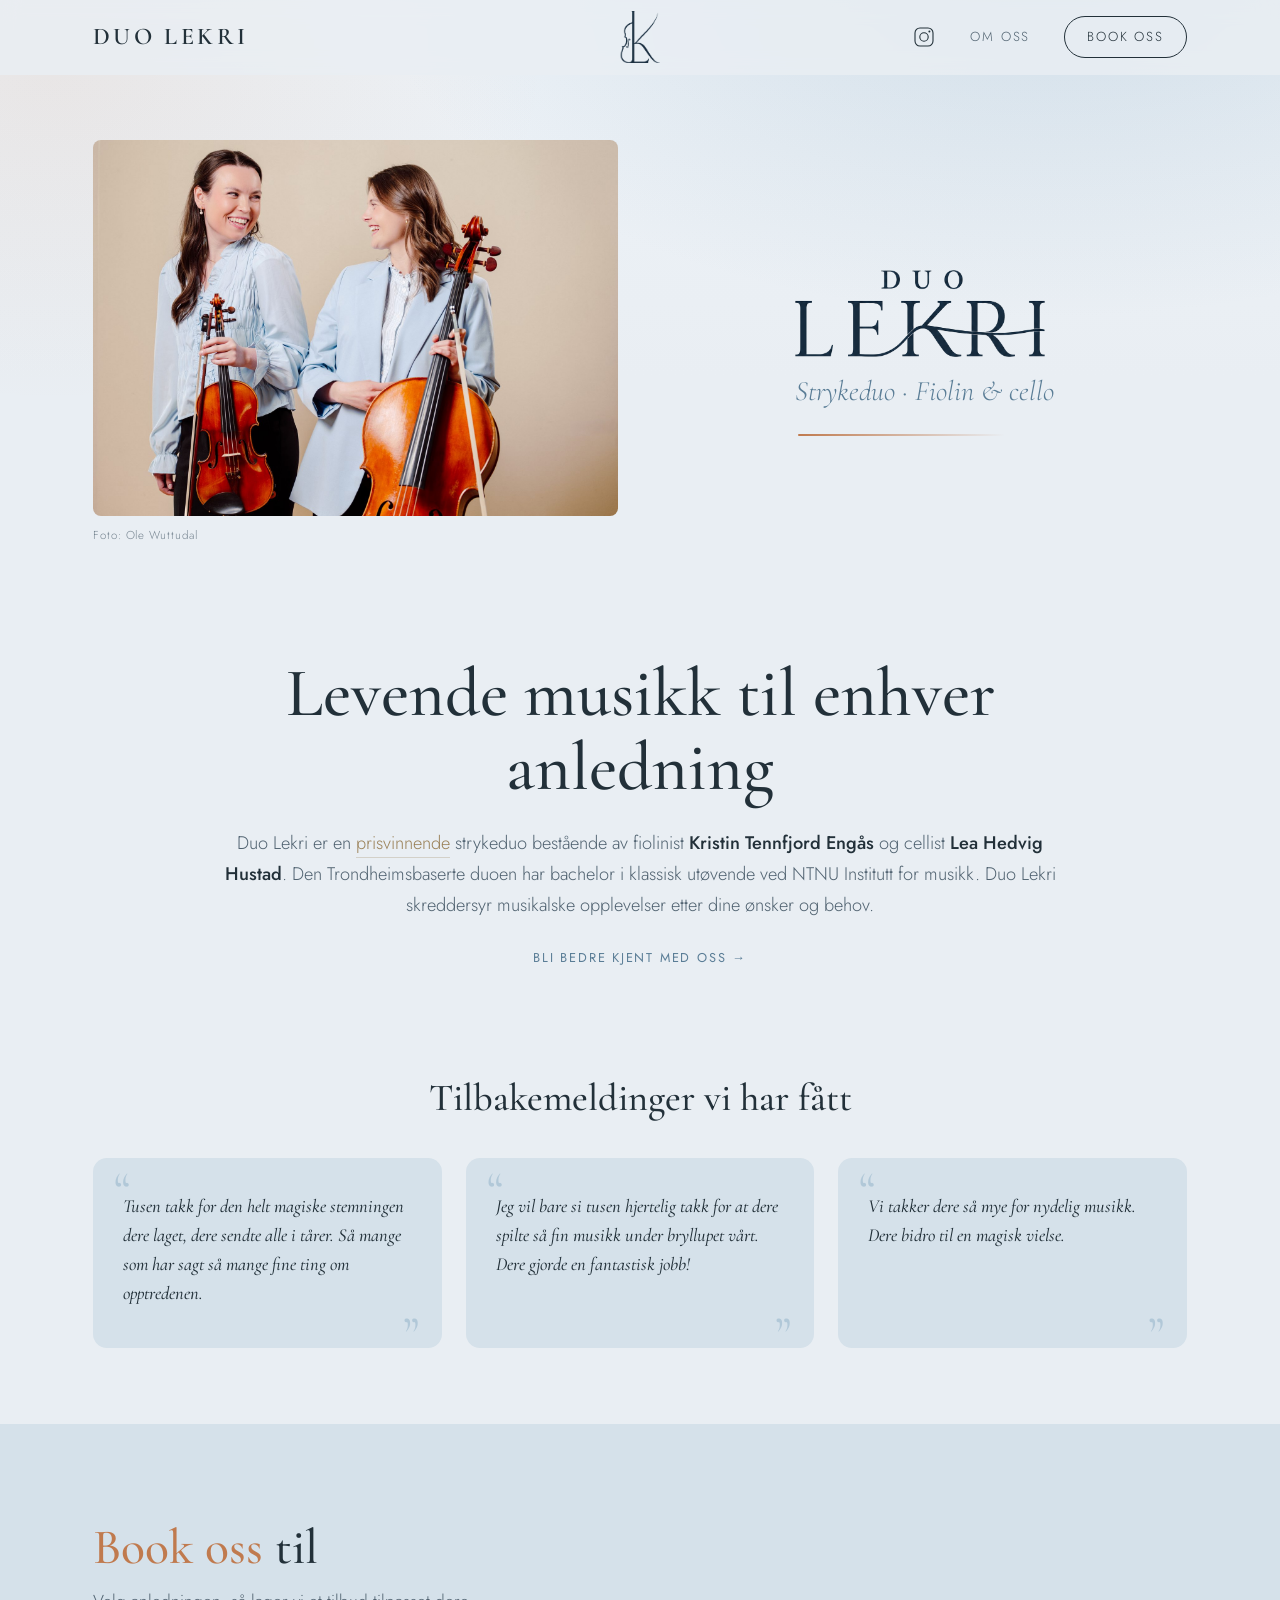
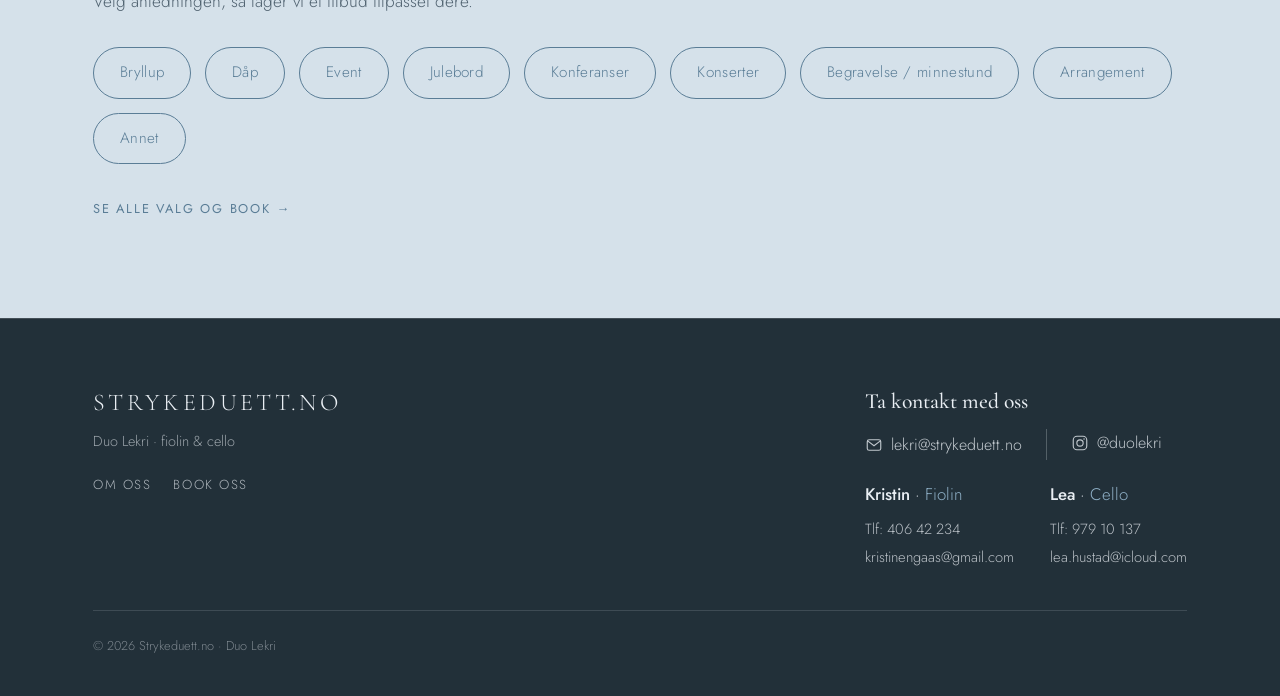
<file: index.html>
<!DOCTYPE html>
<html lang="no">
<head>
<meta charset="UTF-8" />
<meta name="viewport" content="width=device-width, initial-scale=1.0" />
<title>Duo Lekri — prisvinnende strykeduo til bryllup, dåp og arrangement i Trondheim</title>
<meta name="description" content="Duo Lekri er en prisvinnende strykeduo med fiolin og cello, med base i Trondheim. Vinner av NTNU Kammerpris 2026. Vi spiller levende musikk til bryllup, dåp, seremoni, konsert og arrangement." />
<link rel="canonical" href="https://strykeduett.no/" />
<meta property="og:type" content="website" />
<meta property="og:site_name" content="Duo Lekri" />
<meta property="og:locale" content="nb_NO" />
<meta property="og:title" content="Duo Lekri — prisvinnende strykeduo til bryllup, dåp og arrangement" />
<meta property="og:description" content="Profesjonell strykeduo med fiolin og cello, med base i Trondheim. Levende musikk til bryllup, dåp, seremoni, konsert og arrangement." />
<meta property="og:url" content="https://strykeduett.no/" />
<meta property="og:image" content="https://strykeduett.no/delingsbilde.jpg" />
<meta property="og:image:width" content="1200" />
<meta property="og:image:height" content="630" />
<meta name="twitter:card" content="summary_large_image" />
<script type="application/ld+json">
{
  "@context": "https://schema.org",
  "@type": "MusicGroup",
  "name": "Duo Lekri",
  "alternateName": "Strykeduett.no",
  "url": "https://strykeduett.no/",
  "image": "https://strykeduett.no/delingsbilde.jpg",
  "logo": "https://strykeduett.no/Logo/monogram.png",
  "email": "lekri@strykeduett.no",
  "sameAs": ["https://www.instagram.com/duolekri/"],
  "description": "Prisvinnende strykeduo med fiolin og cello, med base i Trondheim. Vinner av NTNU Kammerpris 2026. Spiller til bryllup, dåp, seremoni, konsert og arrangement.",
  "genre": ["Klassisk musikk", "Kammermusikk"],
  "award": "NTNU Kammerpris 2026",
  "foundingDate": "2022",
  "areaServed": { "@type": "Country", "name": "Norge" },
  "address": { "@type": "PostalAddress", "addressLocality": "Trondheim", "addressCountry": "NO" },
  "member": [
    { "@type": "Person", "name": "Kristin Tennfjord Engås", "jobTitle": "Fiolinist" },
    { "@type": "Person", "name": "Lea Hedvig Hustad", "jobTitle": "Cellist" }
  ]
}
</script>
<link rel="preconnect" href="https://fonts.googleapis.com" />
<link rel="preconnect" href="https://fonts.gstatic.com" crossorigin />
<link href="https://fonts.googleapis.com/css2?family=Cormorant+Garamond:ital,wght@0,300..700;1,300..700&family=Jost:wght@300;400;500&display=swap" rel="stylesheet" />
<link rel="stylesheet" href="stil.css?v=12" />
<meta name="theme-color" content="#eaeff4" />
<link rel="icon" href="/favicon.ico" sizes="any" />
<link rel="icon" type="image/png" sizes="48x48" href="/favicon-48.png" />
<link rel="icon" type="image/png" sizes="96x96" href="/favicon-96.png" />
<link rel="icon" type="image/png" sizes="192x192" href="/favicon-192.png" />
<link rel="apple-touch-icon" href="/favicon-180.png" />
</head>
<body data-side="hjem">

<!-- Meny bygges automatisk av felles.js -->
<div id="site-nav"></div>

<!-- ============ HERO (bilde venstre, navn høyre) ============ -->
<section class="hero" id="hjem">
  <div class="wrap">
   <div class="hero-frame reveal">
    <div class="hero-grid">
    <div class="hero-photo">
      <div class="photo-frame">
        <!-- BILDE: filen heter Strykeduett.JPG og ligger i samme mappe. -->
        <img src="hero-duo.jpg" alt="Duo Lekri — fiolin og cello" width="1800" height="1200"
             onerror="this.style.display='none';this.nextElementSibling.style.display='flex';" />
        <div class="photo-fallback" style="display:none;">
          <svg width="46" height="46" viewBox="0 0 24 24" fill="none" stroke="currentColor" stroke-width="1.3"><path d="M9 18V5l12-2v13"/><circle cx="6" cy="18" r="3"/><circle cx="18" cy="16" r="3"/></svg>
          <strong style="font-family:'Cormorant Garamond',serif;font-size:1.4rem;color:var(--ink);">Bildet ditt her</strong>
          <small>Legg en fil kalt «Strykeduett.JPG» i mappen</small>
        </div>
      </div>
      <p class="foto-kreditt">Foto: Ole Wuttudal</p>
    </div>

    <div class="hero-title">
      <div class="hero-wordmark">
        <h1 class="visually-hidden">Duo Lekri</h1>
        <img src="Logo/skrift.png" class="hero-skrift" alt="Duo Lekri" />
        <p class="duo-sub">Strykeduo · Fiolin &amp; cello</p>
      </div>
    </div>
    </div><!-- /hero-grid -->
   </div><!-- /hero-frame -->
  </div>
</section>

<!-- ============ TAGLINE + INTRO + OM OSS ============ -->
<section class="intro">
  <div class="wrap center-head reveal">
    <h2 class="big-headline">Levende musikk til enhver anledning</h2>
    <p class="intro-text">Duo Lekri er en <a href="om-oss.html#kammerpris" class="pris-lenke" title="Vinner av NTNU Kammerpris 2026">prisvinnende</a> strykeduo bestående av fiolinist <strong>Kristin Tennfjord Engås</strong> og cellist <strong>Lea Hedvig Hustad</strong>. Den Trondheimsbaserte duoen har bachelor i klassisk utøvende ved NTNU Institutt for musikk. Duo Lekri skreddersyr musikalske opplevelser etter dine ønsker og behov.</p>
    <a href="om-oss.html" class="arrow-link intro-about-link">Bli bedre kjent med oss →</a>
  </div>
</section>

<!-- ============ TILBAKEMELDINGER ============ -->
<section class="sitater-seksjon">
  <div class="wrap reveal">
    <h2 class="sitat-head">Tilbakemeldinger vi har fått</h2>
    <div class="sitat-grid">
      <blockquote class="sitat">
        <p>Tusen takk for den helt magiske stemningen dere laget, dere sendte alle i tårer. Så mange som har sagt så mange fine ting om opptredenen.</p>
      </blockquote>
      <blockquote class="sitat">
        <p>Jeg vil bare si tusen hjertelig takk for at dere spilte så fin musikk under bryllupet vårt. Dere gjorde en fantastisk jobb!</p>
      </blockquote>
      <blockquote class="sitat">
        <p>Vi takker dere så mye for nydelig musikk. Dere bidro til en magisk vielse.</p>
      </blockquote>
    </div>
  </div>
</section>

<section class="alt">
  <div class="wrap reveal">
    <h2 class="book-heading"><span class="accent">Book oss</span> til</h2>
    <p class="book-intro">Velg anledningen, så lager vi et tilbud tilpasset dere.</p>
    <div class="occasion-picker">
      <a href="book-oss.html?anledning=Bryllup" class="occ-btn">Bryllup</a>
      <a href="book-oss.html?anledning=D%C3%A5p" class="occ-btn">Dåp</a>
      <a href="book-oss.html?anledning=Event" class="occ-btn">Event</a>
      <a href="book-oss.html?anledning=Julebord" class="occ-btn">Julebord</a>
      <a href="book-oss.html?anledning=Konferanse" class="occ-btn">Konferanser</a>
      <a href="book-oss.html?anledning=Konsert" class="occ-btn">Konserter</a>
      <a href="book-oss.html?anledning=Begravelse%20%2F%20minnestund" class="occ-btn">Begravelse / minnestund</a>
      <a href="book-oss.html?anledning=Arrangement" class="occ-btn">Arrangement</a>
      <a href="book-oss.html?anledning=Annet" class="occ-btn">Annet</a>
    </div>
    <div style="margin-top:30px;">
      <a href="book-oss.html" class="arrow-link">Se alle valg og book →</a>
    </div>
  </div>
</section>

<!-- Footer bygges automatisk av felles.js -->
<div id="site-footer"></div>
<script src="felles.js?v=3"></script>
</body>
</html>
</file>
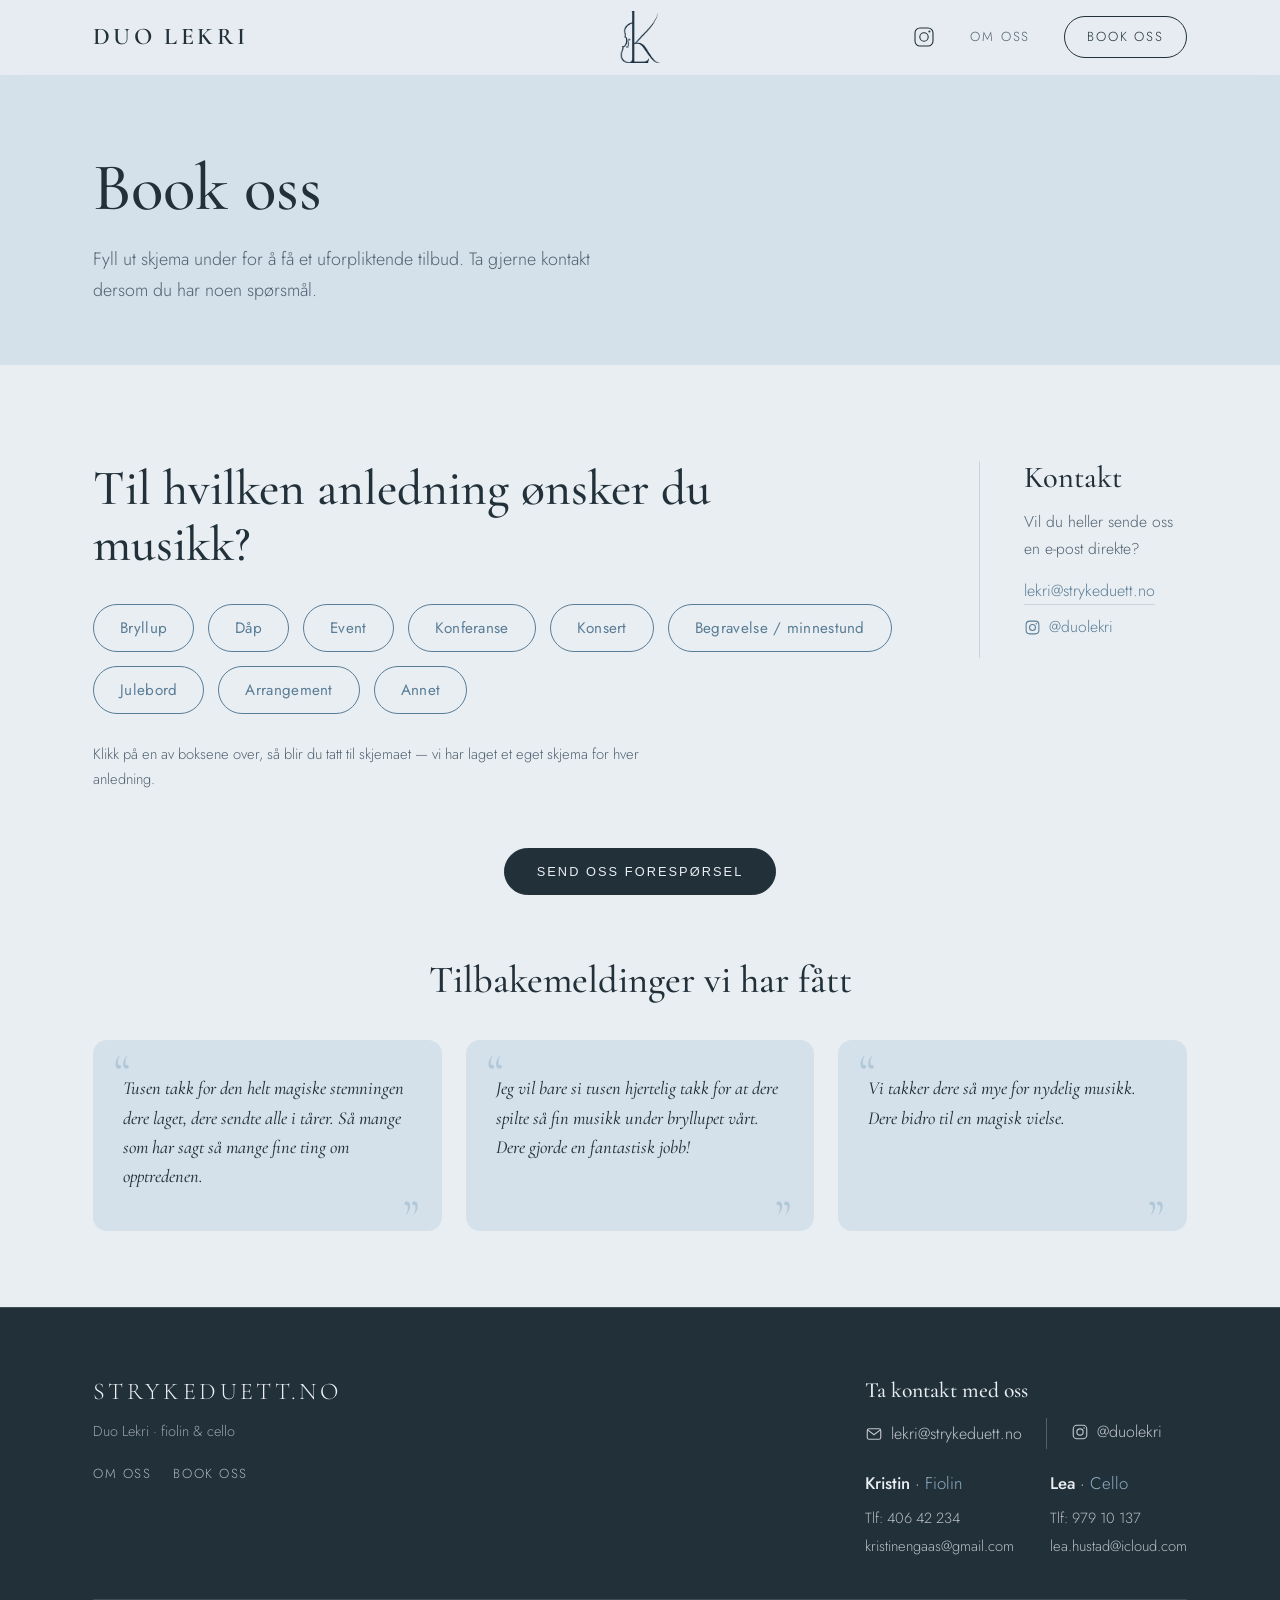
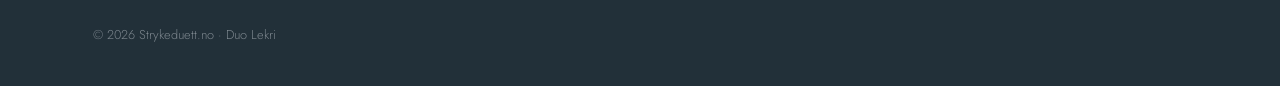
<file: anledninger.html>
<!DOCTYPE html>
<html lang="no">
<head>
<meta charset="UTF-8" />
<meta http-equiv="refresh" content="0; url=book-oss.html" />
<title>Book oss — Duo Lekri</title>
<link rel="canonical" href="book-oss.html" />
</head>
<body>
<p>Denne siden har flyttet. <a href="book-oss.html">Gå til Book oss</a>.</p>
<script>location.replace('book-oss.html');</script>
</body>
</html>
</file>
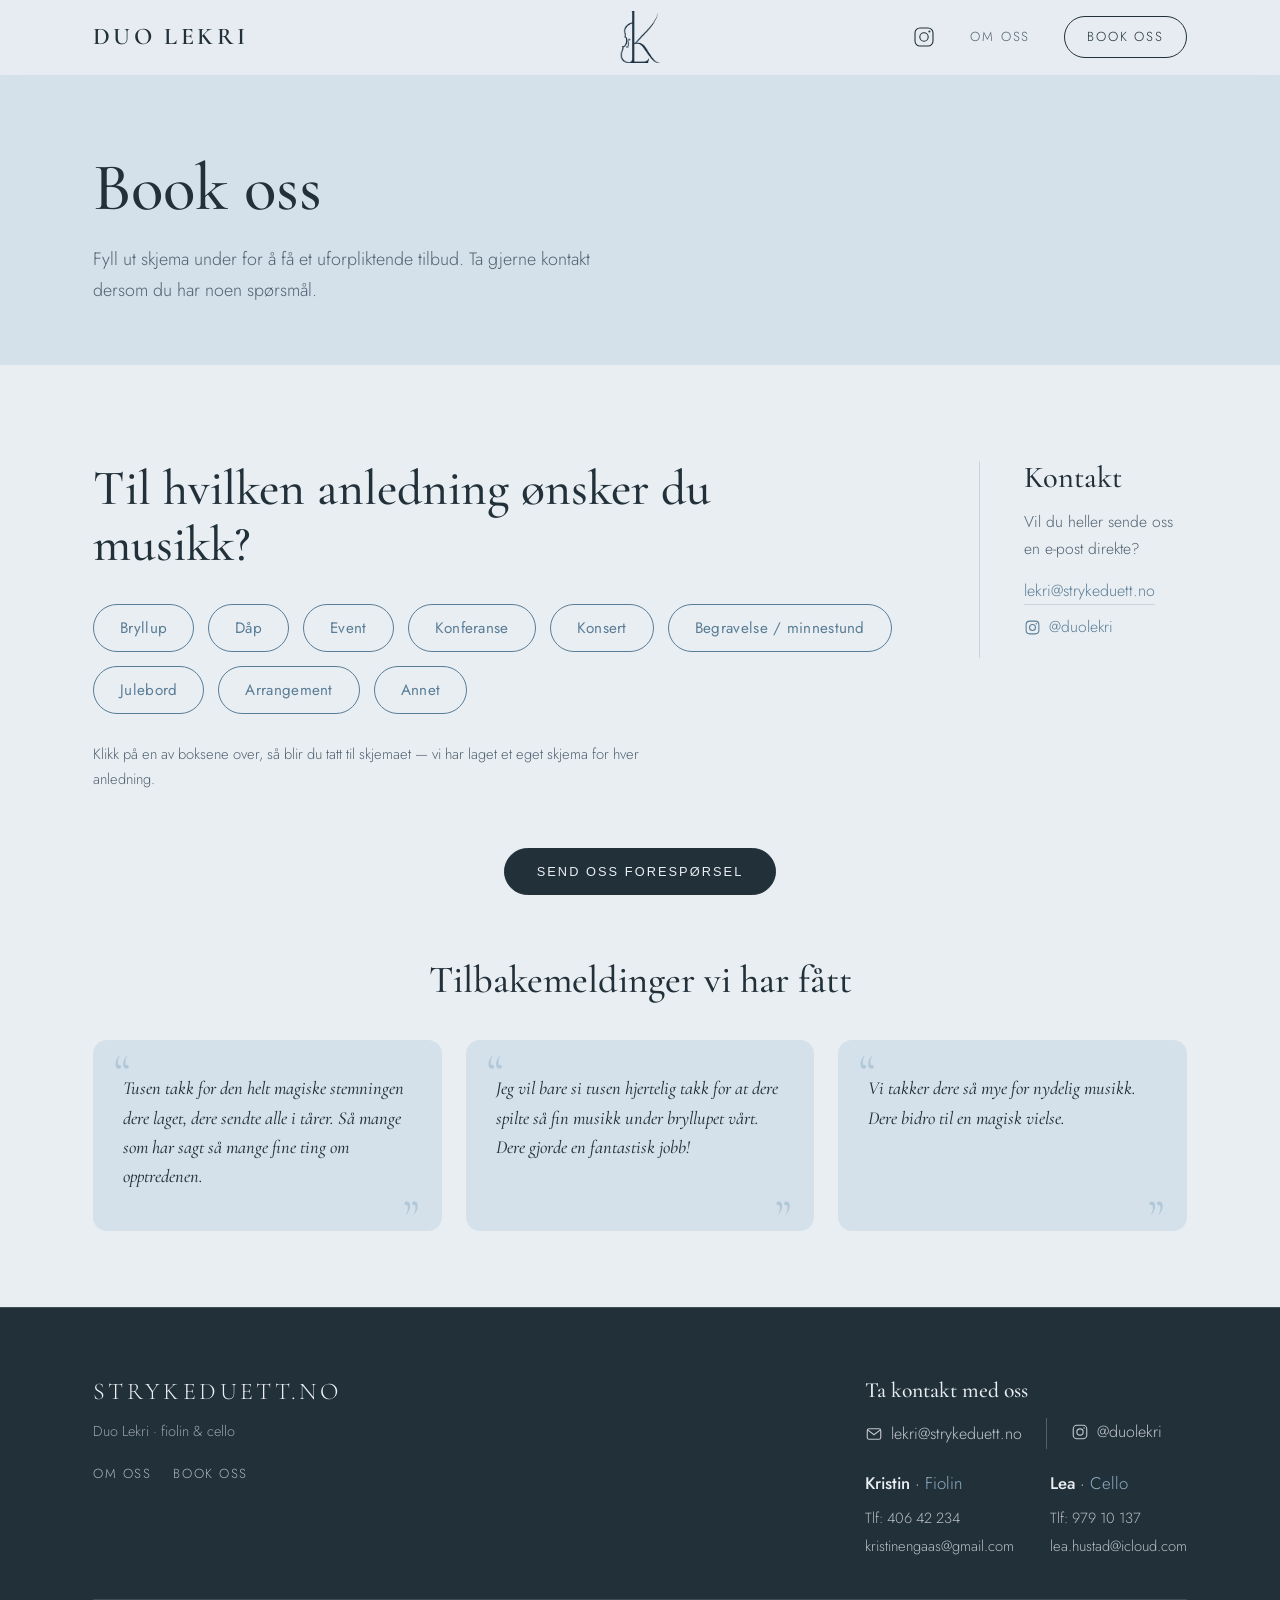
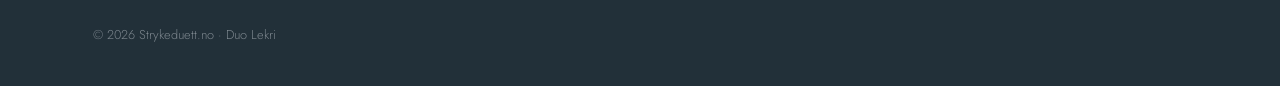
<file: book-oss.html>
<!DOCTYPE html>
<html lang="no">
<head>
<meta charset="UTF-8" />
<meta name="viewport" content="width=device-width, initial-scale=1.0" />
<title>Book oss — musikk til bryllup, dåp og arrangement | Duo Lekri</title>
<meta name="description" content="Book strykeduo til bryllup, dåp, begravelse, konsert, julebord eller arrangement. Velg anledning og få et uforpliktende tilbud fra Duo Lekri i Trondheim." />
<link rel="canonical" href="https://strykeduett.no/book-oss.html" />
<meta property="og:type" content="website" />
<meta property="og:site_name" content="Duo Lekri" />
<meta property="og:locale" content="nb_NO" />
<meta property="og:title" content="Book oss — Duo Lekri" />
<meta property="og:description" content="Book strykeduo til bryllup, dåp, seremoni, konsert eller arrangement. Uforpliktende tilbud." />
<meta property="og:url" content="https://strykeduett.no/book-oss.html" />
<meta property="og:image" content="https://strykeduett.no/delingsbilde.jpg" />
<meta property="og:image:width" content="1200" />
<meta property="og:image:height" content="630" />
<meta name="twitter:card" content="summary_large_image" />
<link rel="preconnect" href="https://fonts.googleapis.com" />
<link rel="preconnect" href="https://fonts.gstatic.com" crossorigin />
<link href="https://fonts.googleapis.com/css2?family=Cormorant+Garamond:ital,wght@0,300..700;1,300..700&family=Jost:wght@300;400;500&display=swap" rel="stylesheet" />
<link rel="stylesheet" href="stil.css?v=12" />
<meta name="theme-color" content="#e9eef3" />
<link rel="icon" href="/favicon.ico" sizes="any" />
<link rel="icon" type="image/png" sizes="48x48" href="/favicon-48.png" />
<link rel="icon" type="image/png" sizes="96x96" href="/favicon-96.png" />
<link rel="icon" type="image/png" sizes="192x192" href="/favicon-192.png" />
<link rel="apple-touch-icon" href="/favicon-180.png" />
</head>
<body data-side="book">

<div id="site-nav"></div>

<!-- ============ SIDETOPP ============ -->
<section class="page-hero">
  <div class="wrap reveal">
    <h1>Book oss</h1>
    <p class="kun-desktop">Fyll ut skjema under for å få et uforpliktende tilbud. Ta gjerne kontakt dersom du har noen spørsmål.</p>
    <p class="kun-mobil">Fyll ut skjema under for å få et uforpliktende tilbud. Om ønskelig kan du også bruke e-post ved innsending.</p>
    <div class="hero-epost">
      <p>Ta gjerne kontakt ved spørsmål.</p>
      <a class="js-epost" href="mailto:lekri@strykeduett.no">lekri@strykeduett.no</a>
      <p class="insta-linje"><a class="js-instagram" href="https://www.instagram.com/duolekri/">@duolekri</a></p>
    </div>
  </div>
</section>

<!-- ============ VELG ANLEDNING ============ -->
<section>
  <div class="wrap">
    <div class="anledning-layout">

      <!-- Venstre: anledningsvalg -->
      <div class="anledning-main">
        <div class="section-head reveal" style="margin-bottom:32px;">
          <h2>Til hvilken anledning ønsker du musikk?</h2>
        </div>
        <div class="occasion-picker reveal" id="occasionPicker">
          <button type="button" class="occ-btn" data-occ="Bryllup">Bryllup</button>
          <button type="button" class="occ-btn" data-occ="Dåp">Dåp</button>
          <button type="button" class="occ-btn" data-occ="Event">Event</button>
          <button type="button" class="occ-btn" data-occ="Konferanse">Konferanse</button>
          <button type="button" class="occ-btn" data-occ="Konsert">Konsert</button>
          <button type="button" class="occ-btn" data-occ="Begravelse / minnestund">Begravelse / minnestund</button>
          <button type="button" class="occ-btn" data-occ="Julebord">Julebord</button>
          <button type="button" class="occ-btn" data-occ="Arrangement">Arrangement</button>
          <button type="button" class="occ-btn" data-occ="Annet">Annet</button>
        </div>
        <p class="anledning-note reveal">Klikk på en av boksene over, så blir du tatt til skjemaet — vi har laget et eget skjema for hver anledning.</p>
      </div>

      <!-- Høyre: ta kontakt direkte -->
      <aside class="kontakt-side reveal">
        <h3>Kontakt</h3>
        <p>Vil du heller sende oss en e-post direkte?</p>
        <a id="side-epost" class="js-epost" href="mailto:lekri@strykeduett.no">lekri@strykeduett.no</a>
        <p class="insta-linje"><a class="js-instagram" href="https://www.instagram.com/duolekri/">@duolekri</a></p>
      </aside>

    </div>
  </div>
</section>

<!-- ============ SKJEMA (vises når anledning er valgt) ============ -->
<section class="alt" id="bookingSection" hidden>
  <div class="wrap">
    <div class="section-head" style="margin-bottom:36px;">
      <p class="eyebrow">Forespørsel</p>
      <h2 id="bookingHeading">Book oss</h2>
      <p>Fyll ut det du kan, så tar vi kontakt med et tilbud. Alt er uforpliktende.</p>
    </div>

    <div class="booking-layout">
      <!-- ====================================================================
           BOOKINGSKJEMA
           For at skjemaet skal sende e-post til deg, lag en gratis konto på
           https://formspree.io , opprett et skjema, og lim inn din adresse
           i action-feltet under (bytt ut "dinID").
           ==================================================================== -->
      <form class="reveal" action="https://formspree.io/f/xnjeyngq" method="POST" id="bookingForm" novalidate>
        <div class="field">
          <label for="anledning">Anledning</label>
          <select id="anledning" name="Anledning">
            <option value="" disabled selected>Velg anledning …</option>
            <option>Bryllup</option>
            <option>Dåp</option>
            <option>Event</option>
            <option>Konferanse</option>
            <option>Konsert</option>
            <option>Begravelse / minnestund</option>
            <option>Julebord</option>
            <option>Arrangement</option>
            <option>Annet</option>
          </select>
        </div>

        <!-- Resten av skjemaet bygges automatisk ut fra valgt anledning (styres i skjema.js) -->
        <div id="formFields"></div>

        <button type="submit" class="btn btn-solid">Send forespørsel</button>
        <p id="formNote" style="font-size:.85rem;color:var(--blue-deep);display:none;"></p>
      </form>

      <!-- Info ved siden av skjemaet -->
      <aside class="repertoire-info reveal">
        <p class="eyebrow">Musikken</p>
        <h3>Tilpasset anledningen</h3>
        <p>Vi spiller et bredt repertoar og skreddersyr musikken til nettopp deres anledning.</p>
        <p>Har dere ønsker om spesielle låter eller stemning, skriv det gjerne i spørsmåls-feltet</p>
      </aside>
    </div>
  </div>
</section>

<!-- ============ SEND FORESPØRSEL ============ -->
<section style="padding-top:0;padding-bottom:40px;margin-top:-40px;">
  <div class="wrap">
    <div class="reveal" style="text-align:center;">
      <button type="button" class="btn btn-solid" id="openFormBtn">Send oss forespørsel</button>
    </div>
  </div>
</section>

<!-- ============ TILBAKEMELDINGER ============ -->
<section class="sitater-seksjon tett">
  <div class="wrap reveal">
    <h2 class="sitat-head">Tilbakemeldinger vi har fått</h2>
    <div class="sitat-grid">
      <blockquote class="sitat"><p>Tusen takk for den helt magiske stemningen dere laget, dere sendte alle i tårer. Så mange som har sagt så mange fine ting om opptredenen.</p></blockquote>
      <blockquote class="sitat"><p>Jeg vil bare si tusen hjertelig takk for at dere spilte så fin musikk under bryllupet vårt. Dere gjorde en fantastisk jobb!</p></blockquote>
      <blockquote class="sitat"><p>Vi takker dere så mye for nydelig musikk. Dere bidro til en magisk vielse.</p></blockquote>
    </div>
  </div>
</section>

<div id="site-footer"></div>
<script src="felles.js?v=3"></script>
<script src="skjema.js?v=3"></script>
</body>
</html>
</file>
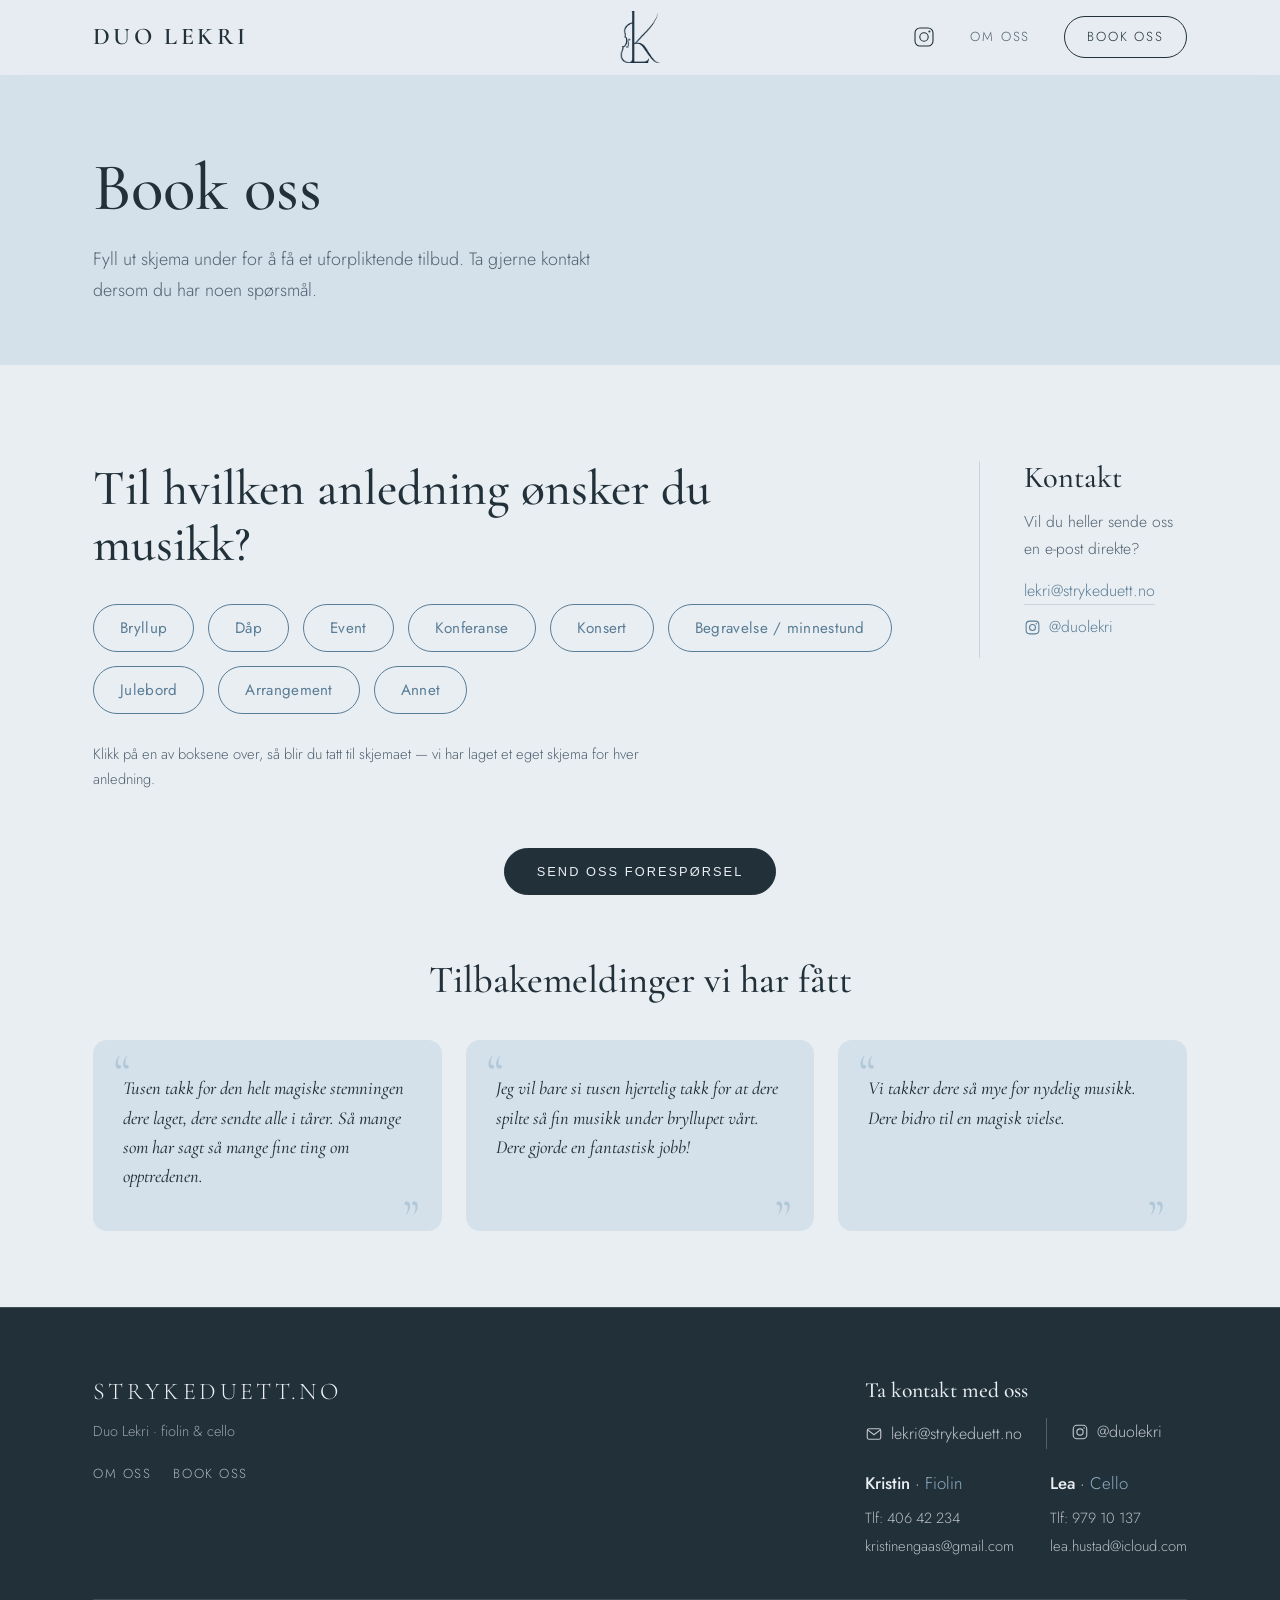
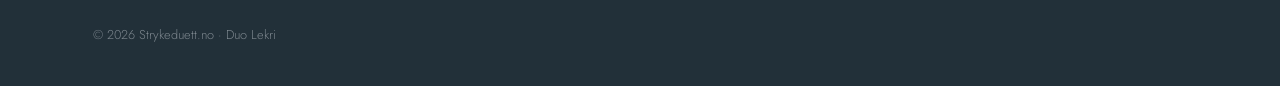
<file: kontakt.html>
<!DOCTYPE html>
<html lang="no">
<head>
<meta charset="UTF-8" />
<meta http-equiv="refresh" content="0; url=book-oss.html" />
<title>Book oss — Duo Lekri</title>
<link rel="canonical" href="book-oss.html" />
</head>
<body>
<p>Kontaktinfo finner du nederst på hver side. Skal du booke oss? <a href="book-oss.html">Gå til Book oss</a>.</p>
<script>location.replace('book-oss.html');</script>
</body>
</html>
</file>
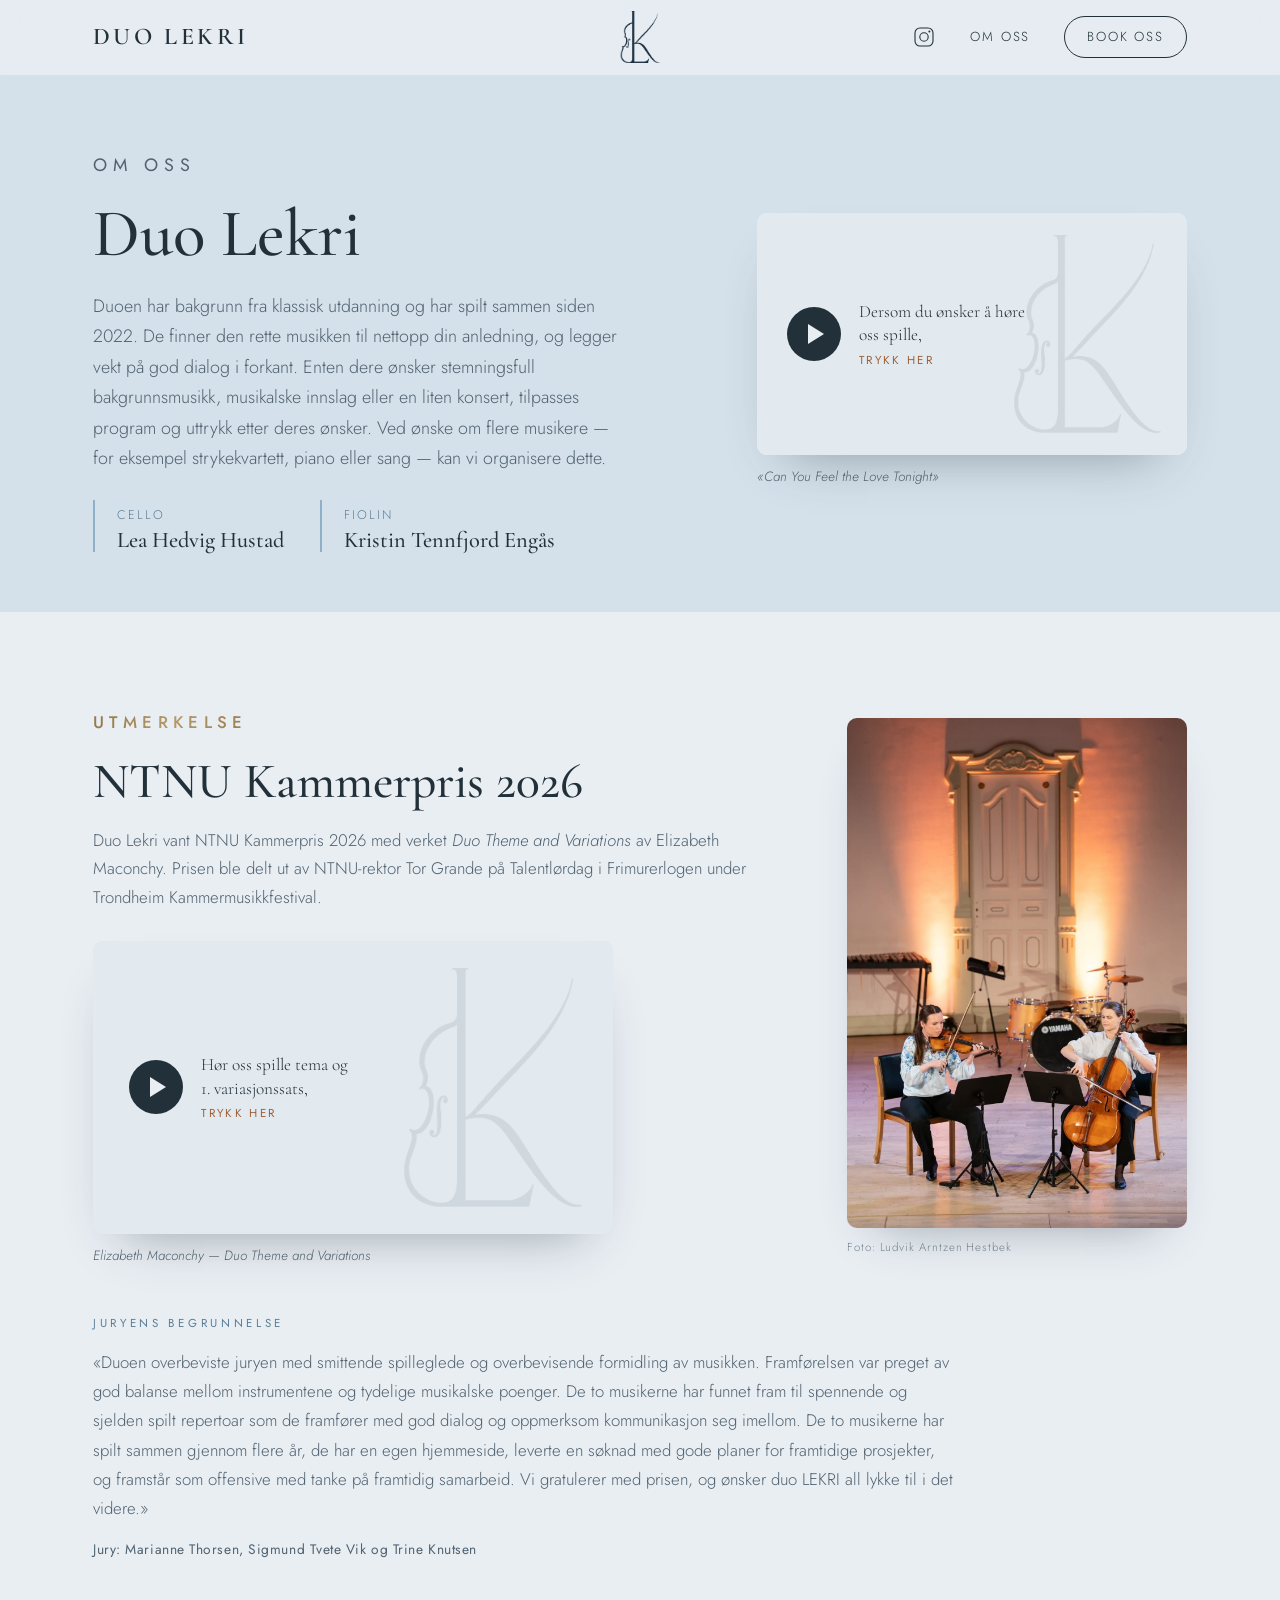
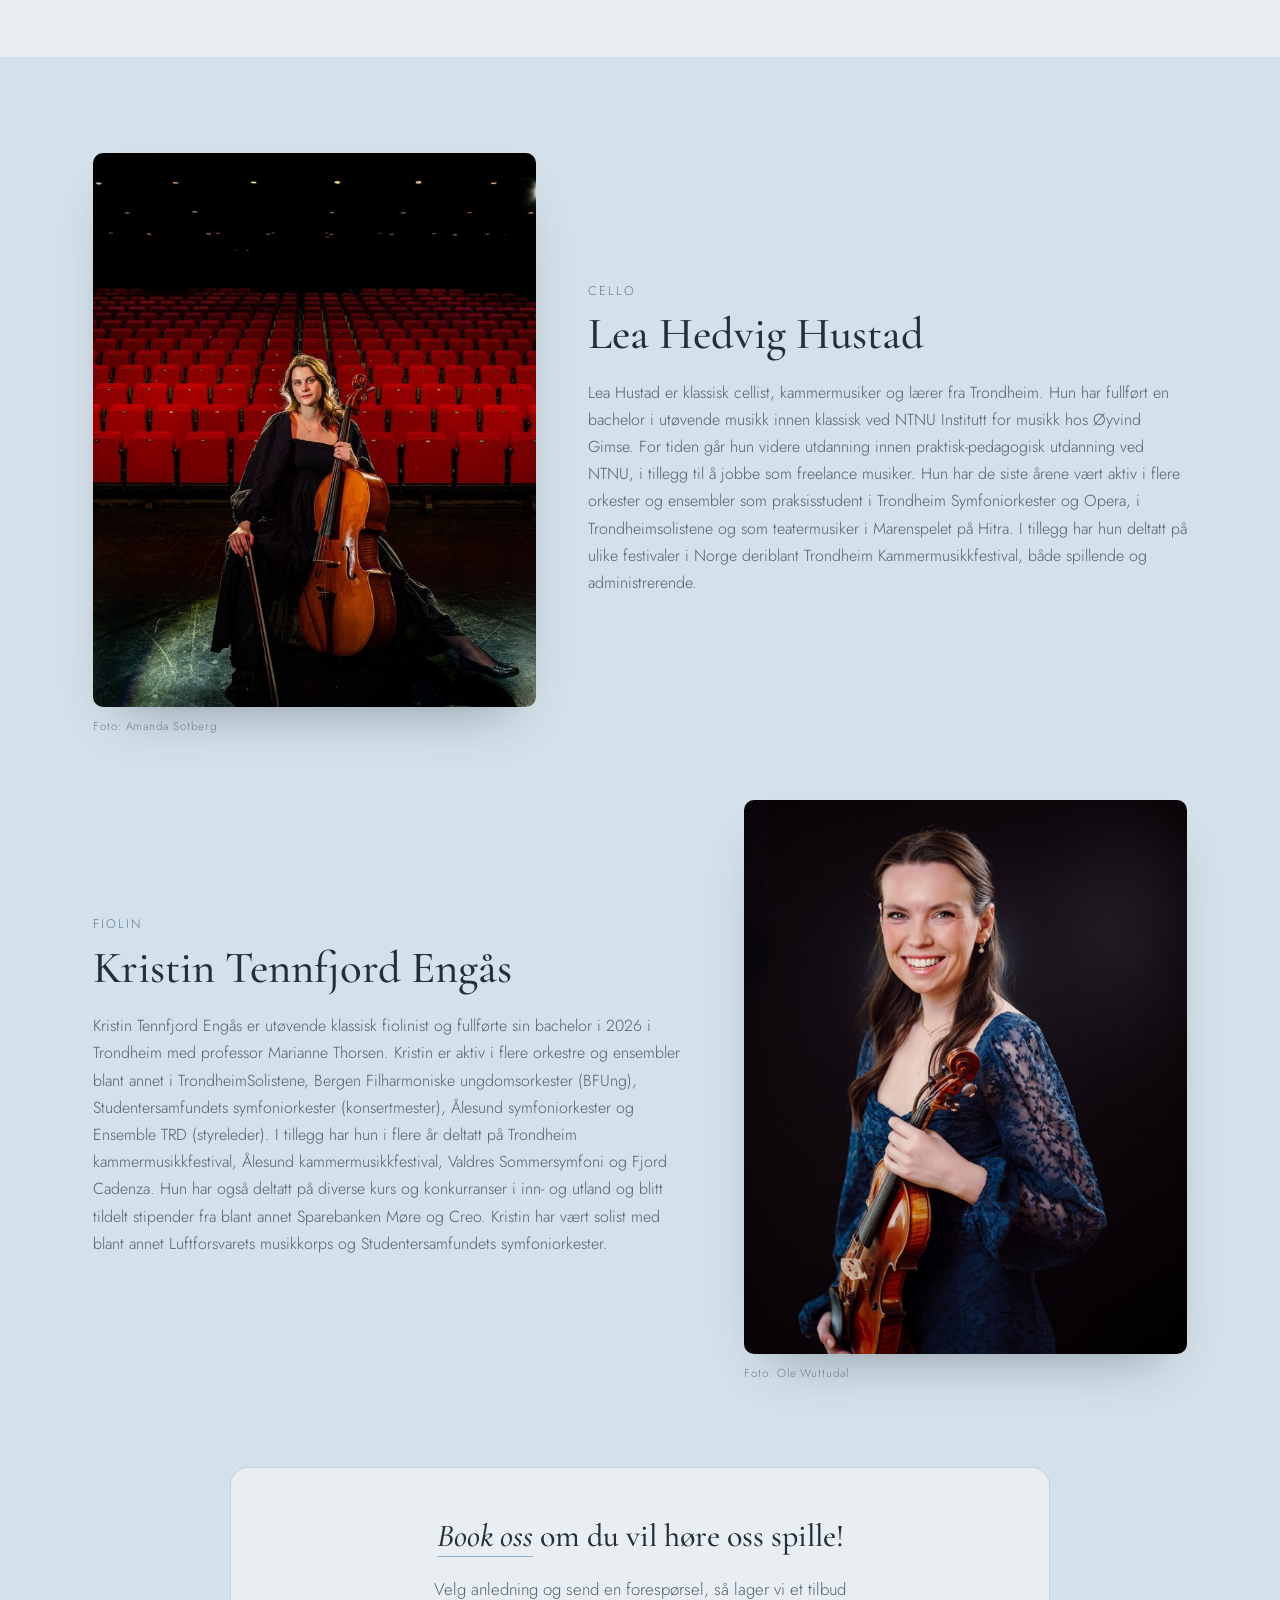
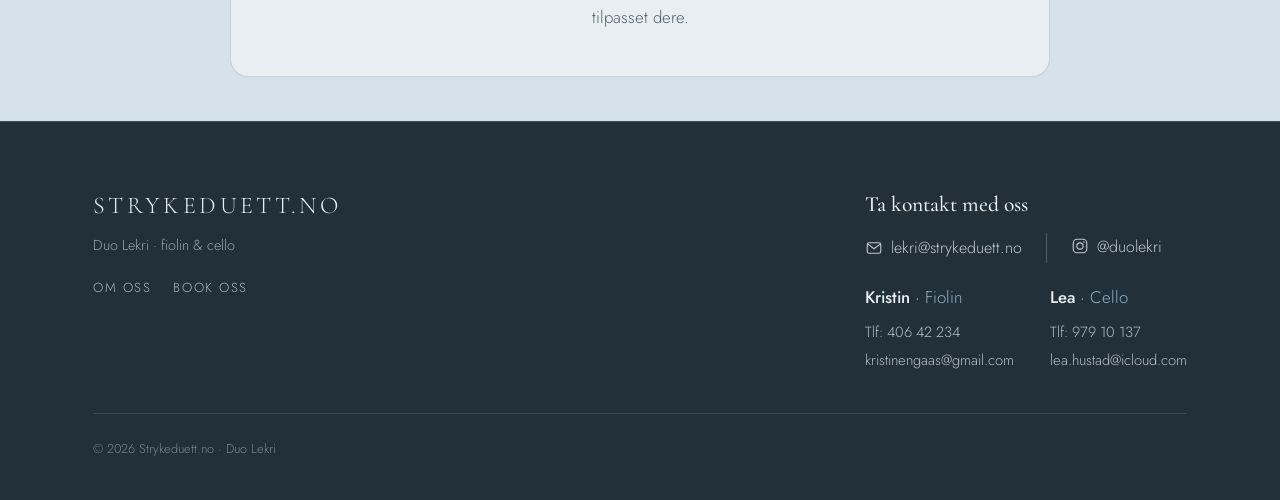
<file: om-oss.html>
<!DOCTYPE html>
<html lang="no">
<head>
<meta charset="UTF-8" />
<meta name="viewport" content="width=device-width, initial-scale=1.0" />
<title>Om oss — Duo Lekri | Prisvinnende strykeduo i Trondheim</title>
<meta name="description" content="Bli kjent med Duo Lekri: fiolinist Kristin Tennfjord Engås og cellist Lea Hedvig Hustad. Vinner av NTNU Kammerpris 2026, med bachelor fra NTNU Institutt for musikk." />
<link rel="canonical" href="https://strykeduett.no/om-oss.html" />
<meta property="og:type" content="profile" />
<meta property="og:site_name" content="Duo Lekri" />
<meta property="og:locale" content="nb_NO" />
<meta property="og:title" content="Om oss — Duo Lekri" />
<meta property="og:description" content="Fiolinist Kristin Tennfjord Engås og cellist Lea Hedvig Hustad — profesjonell strykeduo i Trondheim." />
<meta property="og:url" content="https://strykeduett.no/om-oss.html" />
<meta property="og:image" content="https://strykeduett.no/delingsbilde.jpg" />
<meta property="og:image:width" content="1200" />
<meta property="og:image:height" content="630" />
<meta name="twitter:card" content="summary_large_image" />
<link rel="preconnect" href="https://fonts.googleapis.com" />
<link rel="preconnect" href="https://fonts.gstatic.com" crossorigin />
<link href="https://fonts.googleapis.com/css2?family=Cormorant+Garamond:ital,wght@0,300..700;1,300..700&family=Jost:wght@300;400;500&display=swap" rel="stylesheet" />
<link rel="stylesheet" href="stil.css?v=12" />
<meta name="theme-color" content="#e9eef3" />
<link rel="icon" href="/favicon.ico" sizes="any" />
<link rel="icon" type="image/png" sizes="48x48" href="/favicon-48.png" />
<link rel="icon" type="image/png" sizes="96x96" href="/favicon-96.png" />
<link rel="icon" type="image/png" sizes="192x192" href="/favicon-192.png" />
<link rel="apple-touch-icon" href="/favicon-180.png" />
</head>
<body data-side="om">

<div id="site-nav"></div>

<!-- ============ SIDETOPP ============ -->
<section class="page-hero om-hero">
  <div class="wrap om-topp reveal">
    <div class="om-tekst">
      <p class="eyebrow">Om oss</p>
      <div class="om-tittel">
        <h1>Duo Lekri</h1>
      </div>
      <p>Duoen har bakgrunn fra klassisk utdanning og har spilt sammen siden 2022. De finner den rette musikken til nettopp din anledning, og legger vekt på god dialog i forkant. Enten dere ønsker stemningsfull bakgrunnsmusikk, musikalske innslag eller en liten konsert, tilpasses program og uttrykk etter deres ønsker. Ved ønske om flere musikere — for eksempel strykekvartett, piano eller sang — kan vi organisere dette.</p>
      <div class="members om-navn">
        <div class="member"><span>Cello</span><h3>Lea Hedvig Hustad</h3></div>
        <div class="member"><span>Fiolin</span><h3>Kristin Tennfjord Engås</h3></div>
      </div>
    </div>
    <figure class="video-figur om-video">
      <div class="video-ramme">
        <button type="button" class="video-fasade med-logo" data-yt="JauwBjwuXVo" data-tittel="«Can You Feel the Love Tonight»" aria-label="Spill av «Can You Feel the Love Tonight»">
          <span class="fasade-tekst">
            <span class="fasade-play" aria-hidden="true"></span>
            <span class="fasade-ord">Dersom du ønsker å høre oss spille,<strong>trykk her</strong></span>
            <img class="fasade-logo" src="Logo/monogram.png" alt="" />
          </span>
        </button>
      </div>
      <figcaption>«Can You Feel the Love Tonight»</figcaption>
    </figure>
  </div>
</section>

<!-- ============ NTNU KAMMERPRIS 2026 ============ -->
<section class="pris-seksjon" id="kammerpris">
  <div class="wrap">
    <div class="pris-topp reveal">
      <div class="pris-venstre">
      <div class="section-head">
      <p class="eyebrow gull">Utmerkelse</p>
      <h2>NTNU Kammerpris 2026</h2>
      <p>Duo Lekri vant NTNU Kammerpris 2026 med verket <em>Duo Theme and Variations</em> av Elizabeth Maconchy. Prisen ble delt ut av NTNU-rektor Tor Grande på Talentlørdag i Frimurerlogen under Trondheim Kammermusikkfestival.</p>
    </div>
      <figure class="video-figur pris-video">
      <div class="video-ramme">
        <button type="button" class="video-fasade med-logo" data-yt="hpvvGrgSQnA" data-tittel="Maconchy — Duo Theme and Variations" aria-label="Spill av Maconchy — Duo Theme and Variations">
          <span class="fasade-tekst">
            <span class="fasade-play" aria-hidden="true"></span>
            <span class="fasade-ord">Hør oss spille <span class="nobr">tema og</span><br><span class="nobr">1. variasjonssats,</span><strong>trykk her</strong></span>
            <span class="fasade-logoer">
              <img class="fasade-logo" src="Logo/monogram.png" alt="" />
            </span>
          </span>
        </button>
      </div>
      <figcaption>Elizabeth Maconchy — <em>Duo Theme and Variations</em></figcaption>
    </figure>
      </div>
      <figure class="pris-bilde">
        <img src="pris-2.jpg" alt="Duo Lekri spiller på Talentlørdag i Frimurerlogen" loading="lazy" width="1200" height="1800" />
        <figcaption class="foto-kreditt">Foto: Ludvik Arntzen Hestbek</figcaption>
      </figure>
    </div>

    <div class="jury-blokk reveal">
      <blockquote class="jury-sitat">
        <p class="eyebrow">Juryens begrunnelse</p>
        <p>«Duoen overbeviste juryen med smittende spilleglede og overbevisende formidling av musikken. Framførelsen var preget av god balanse mellom instrumentene og tydelige musikalske poenger. De to musikerne har funnet fram til spennende og sjelden spilt repertoar som de framfører med god dialog og oppmerksom kommunikasjon seg imellom. De to musikerne har spilt sammen gjennom flere år, de har en egen hjemmeside, leverte en søknad med gode planer for framtidige prosjekter, og framstår som offensive med tanke på framtidig samarbeid. Vi gratulerer med prisen, og ønsker duo LEKRI all lykke til i det videre.»</p>
        <p class="jury-navn">Jury: Marianne Thorsen, Sigmund Tvete Vik og Trine Knutsen</p>
      </blockquote>
    </div>
  </div>
</section>

<!-- ============ MUSIKERNE ============ -->
<section class="alt">
  <div class="wrap">
    <!-- Lea -->
    <div class="profile reveal">
     <div class="portrait-col">
      <div class="portrait">
        <!-- BILDE: legg en fil som heter lea.jpg i samme mappe. -->
        <img src="lea.jpg" alt="Lea Hedvig Hustad med cello" loading="lazy" width="1200" height="800"
             onerror="this.style.display='none';this.nextElementSibling.style.display='flex';" />
        <div class="portrait-fallback" style="display:none;">
          <svg width="42" height="42" viewBox="0 0 24 24" fill="none" stroke="currentColor" stroke-width="1.3"><path d="M9 18V5l12-2v13"/><circle cx="6" cy="18" r="3"/><circle cx="18" cy="16" r="3"/></svg>
          <strong style="font-family:'Cormorant Garamond',serif;font-size:1.3rem;color:var(--ink);">Bilde av Lea her</strong>
          <small>Legg en fil kalt «lea.jpg» i mappen</small>
        </div>
      </div>
      <p class="foto-kreditt">Foto: Amanda Sotberg</p>
     </div>
      <div class="profile-info">
        <span class="role">Cello</span>
        <h2>Lea Hedvig Hustad</h2>
        <p>Lea Hustad er klassisk cellist, kammermusiker og lærer fra Trondheim. Hun har fullført en bachelor i utøvende musikk innen klassisk ved NTNU Institutt for musikk hos Øyvind Gimse. For tiden går hun videre utdanning innen praktisk-pedagogisk utdanning ved NTNU, i tillegg til å jobbe som freelance musiker. Hun har de siste årene vært aktiv i flere orkester og ensembler som praksisstudent i Trondheim Symfoniorkester og Opera, i Trondheimsolistene og som teatermusiker i Marenspelet på Hitra. I tillegg har hun deltatt på ulike festivaler i Norge deriblant Trondheim Kammermusikkfestival, både spillende og administrerende.</p>
      </div>
    </div>

    <!-- Fiolinist -->
    <div class="profile reverse reveal">
     <div class="portrait-col">
      <div class="portrait">
        <!-- BILDE: legg en fil som heter fiolinist.jpg i samme mappe. -->
        <img src="kristin.jpg" alt="Kristin Tennfjord Engås — fiolin" loading="lazy" width="1200" height="1800"
             onerror="this.style.display='none';this.nextElementSibling.style.display='flex';" />
        <div class="portrait-fallback" style="display:none;">
          <svg width="42" height="42" viewBox="0 0 24 24" fill="none" stroke="currentColor" stroke-width="1.3"><path d="M9 18V5l12-2v13"/><circle cx="6" cy="18" r="3"/><circle cx="18" cy="16" r="3"/></svg>
          <strong style="font-family:'Cormorant Garamond',serif;font-size:1.3rem;color:var(--ink);">Bilde av Kristin her</strong>
          <small>Legg en fil kalt «fiolinist.jpg» i mappen</small>
        </div>
      </div>
      <p class="foto-kreditt">Foto: Ole Wuttudal</p>
     </div>
      <div class="profile-info">
        <span class="role">Fiolin</span>
        <h2>Kristin Tennfjord Engås</h2>
        <p>Kristin Tennfjord Engås er utøvende klassisk fiolinist og fullførte sin bachelor i 2026 i Trondheim med professor Marianne Thorsen. Kristin er aktiv i flere orkestre og ensembler blant annet i TrondheimSolistene, Bergen Filharmoniske ungdomsorkester (BFUng), Studentersamfundets symfoniorkester (konsertmester), Ålesund symfoniorkester og Ensemble TRD (styreleder). I tillegg har hun i flere år deltatt på Trondheim kammermusikkfestival, Ålesund kammermusikkfestival, Valdres Sommersymfoni og Fjord Cadenza. Hun har også deltatt på diverse kurs og konkurranser i inn- og utland og blitt tildelt stipender fra blant annet Sparebanken Møre og Creo. Kristin har vært solist med blant annet Luftforsvarets musikkorps og Studentersamfundets symfoniorkester.</p>
      </div>
    </div>
  </div>
</section>

<!-- ============ KONTAKT-BAND ============ -->
<section class="cta-band">
  <div class="wrap reveal">
    <h2 class="cta-line"><a href="book-oss.html" class="cta-inline">Book oss</a> om du vil høre oss spille!</h2>
    <p class="cta-sub">Velg anledning og send en forespørsel, så lager vi et tilbud tilpasset dere.</p>
  </div>
</section>

<div id="site-footer"></div>
<script src="felles.js?v=3"></script>
</body>
</html>
</file>
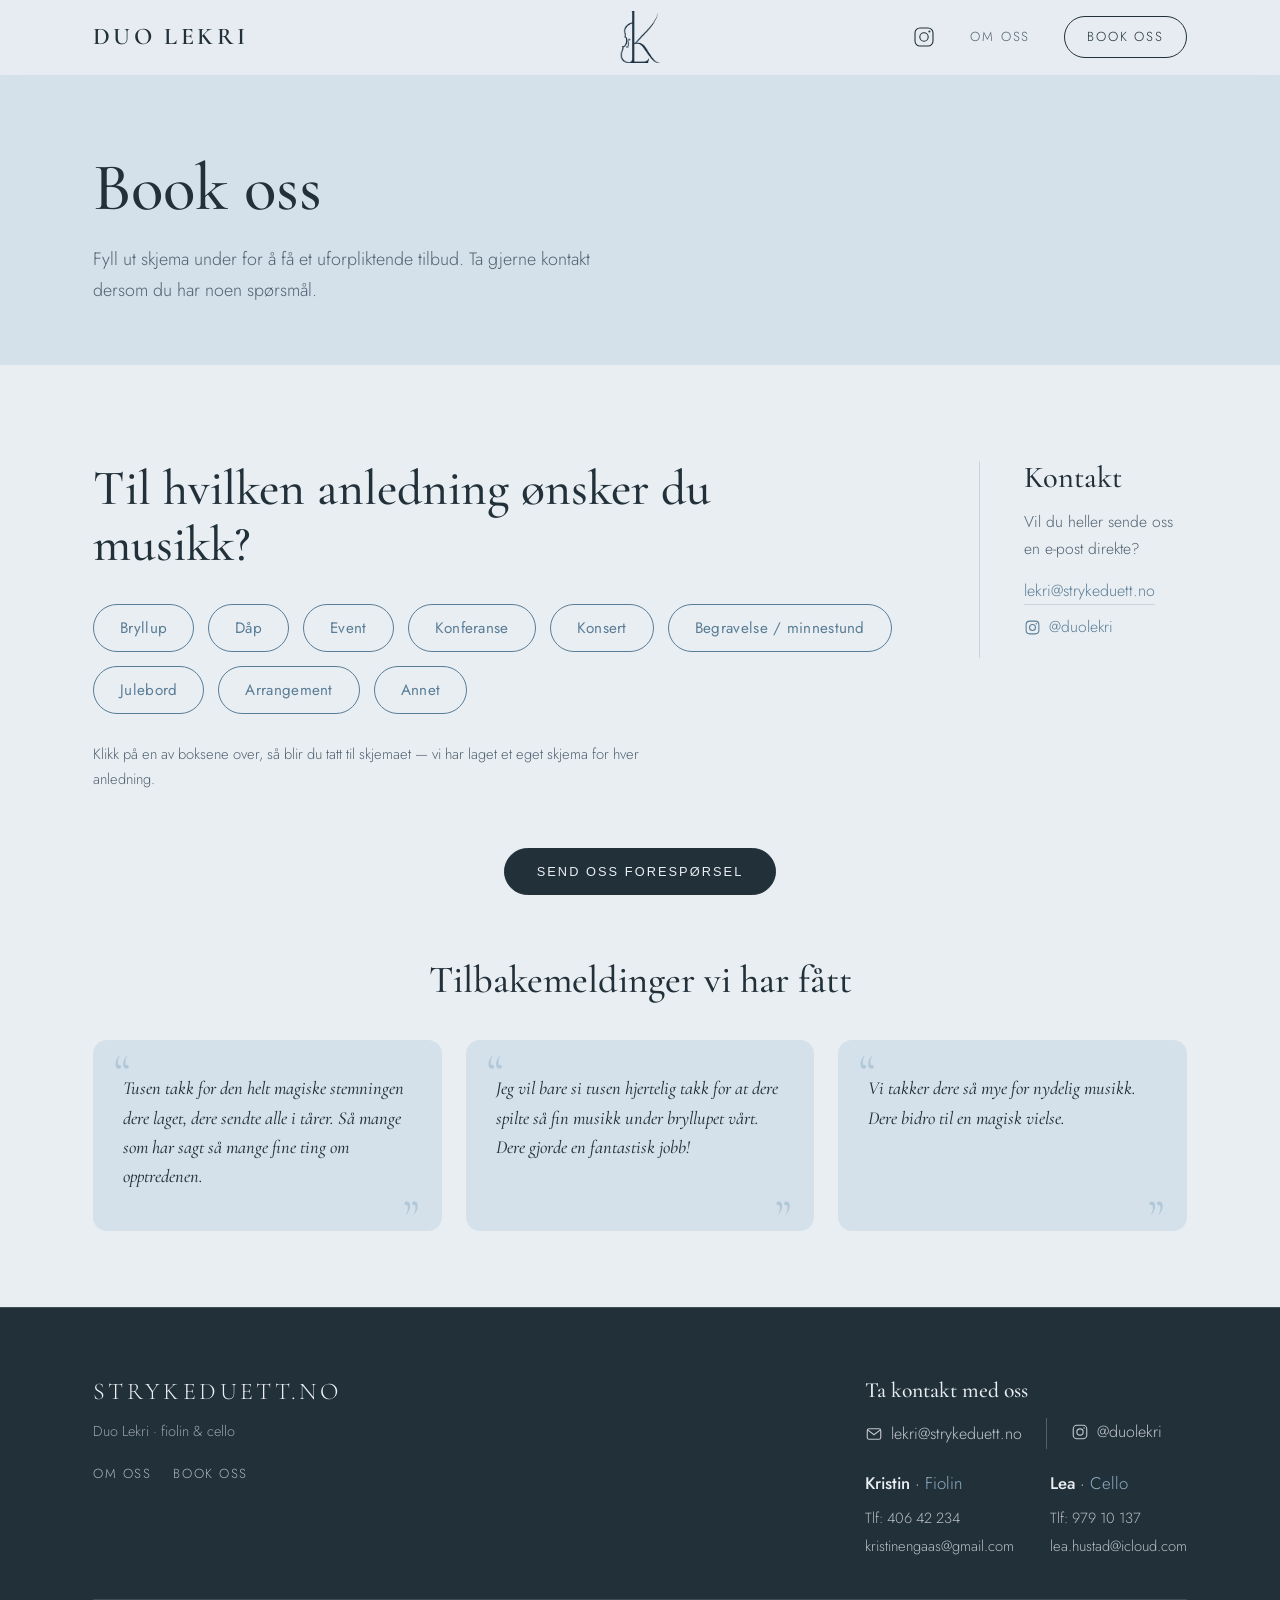
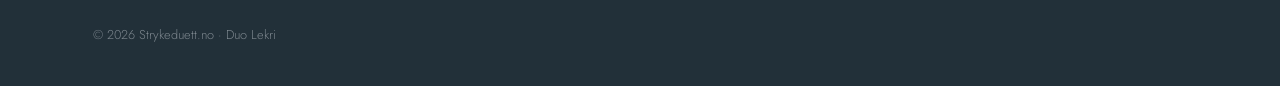
<file: repertoar.html>
<!DOCTYPE html>
<html lang="no">
<head>
<meta charset="UTF-8" />
<meta http-equiv="refresh" content="0; url=book-oss.html" />
<title>Book oss — Duo Lekri</title>
<link rel="canonical" href="book-oss.html" />
</head>
<body>
<p>Repertoaret finner du nå på <a href="book-oss.html">Book oss</a>.</p>
<script>location.replace('book-oss.html');</script>
</body>
</html>
</file>
<file: stil.css>
/* =====================================================================
   STRYKEDUETT — FELLES STIL
   Denne filen styrer utseendet på ALLE sidene. Endrer du noe her,
   endres det overalt. Fargene ligger øverst under :root.
   ===================================================================== */
:root{
  /* Dus, rolig lyseblå palett. (Variabelnavnene --cream/--cream-deep
     beholdes for enkelhets skyld, men er nå lyseblå toner.) */
  --cream:#e9eef3;        /* hovedbakgrunn – lys, dus blå */
  --cream-deep:#d5e1ea;   /* dypere blå til vekslende seksjoner/kort */
  --ink:#223039;          /* mørk blågrå – tekst og knapper */
  --ink-soft:#506270;     /* dempet blågrå tekst */
  --blue:#8fb0c7;
  --blue-deep:#5a7d96;
  --accent:#c07a4e;       /* varm terrakotta – arrangementer skiller seg ut */
  --accent-deep:#9c6038;
  --line:rgba(34,48,57,.14);
  --maxw:1150px;
}
*{box-sizing:border-box;margin:0;padding:0;}
html{scroll-behavior:smooth;overflow-x:hidden;background:var(--cream);}
body{
  font-family:'Jost',sans-serif;
  color:var(--ink);
  background:var(--cream);
  line-height:1.7;
  font-weight:300;
  -webkit-font-smoothing:antialiased;
  overflow-x:hidden;
  width:100%;
}
h1,h2,h3{font-family:'Cormorant Garamond',serif;font-weight:500;line-height:1.12;}
a{color:inherit;text-decoration:none;}
img{display:block;max-width:100%;}
.wrap{max-width:var(--maxw);margin:0 auto;padding:0 28px;}
.eyebrow{
  font-size:.72rem;letter-spacing:.32em;text-transform:uppercase;
  color:var(--blue-deep);font-weight:400;margin-bottom:1.1rem;
}

/* ---------- Navbar ---------- */
header.nav{
  position:fixed;top:0;left:0;right:0;z-index:50;
  background:rgba(233,238,243,.82);backdrop-filter:blur(10px);
  border-bottom:1px solid transparent;transition:border-color .3s,background .3s;
}
header.nav.scrolled{border-color:var(--line);}
.nav-inner{display:flex;align-items:center;justify-content:space-between;height:74px;position:relative;}
.brand{font-family:'Cormorant Garamond',serif;font-size:1.5rem;letter-spacing:.14em;text-transform:uppercase;font-weight:600;}
.nav-logo{position:absolute;left:50%;top:50%;transform:translate(-50%,-50%);display:flex;align-items:center;}
.nav-logo img{height:46px;width:auto;display:block;}
.nav-links{display:flex;gap:34px;align-items:center;}
.nav-links a{font-size:.82rem;letter-spacing:.14em;text-transform:uppercase;color:var(--ink-soft);transition:color .2s;}
.nav-links a:hover{color:var(--ink);}
.nav-links a.active{color:var(--ink);}
.nav-links a.cta{
  border:1px solid var(--ink);border-radius:40px;padding:9px 22px;color:var(--ink);
  transition:background .25s,color .25s;
}
.nav-links a.cta:hover{background:var(--ink);color:var(--cream);}
.burger{display:none;flex-direction:column;gap:5px;background:none;border:none;cursor:pointer;padding:6px;}
.burger span{width:24px;height:1.5px;background:var(--ink);transition:.3s;}

/* ---------- Knapper ---------- */
.btn{
  display:inline-block;font-size:.8rem;letter-spacing:.16em;text-transform:uppercase;
  padding:15px 32px;border-radius:40px;transition:.25s;cursor:pointer;border:1px solid var(--ink);
}
.btn-solid{background:var(--ink);color:var(--cream);}
.btn-solid:hover{background:transparent;color:var(--ink);}
.btn-ghost{background:transparent;color:var(--ink);}
.btn-ghost:hover{background:var(--ink);color:var(--cream);}
.arrow-link{
  display:inline-flex;align-items:center;gap:8px;font-size:.8rem;letter-spacing:.14em;
  text-transform:uppercase;color:var(--blue-deep);font-weight:400;transition:gap .2s,color .2s;
}
.arrow-link:hover{gap:14px;color:var(--ink);}

/* ---------- Hero (forside) ---------- */
.hero{padding:140px 0 70px;}
.hero-grid{display:grid;grid-template-columns:1fr 1fr;gap:44px;align-items:center;}
.hero h1{font-size:clamp(2.8rem,6vw,5rem);letter-spacing:.01em;margin-bottom:1.4rem;}
.hero h1 em{font-style:italic;color:var(--blue-deep);}
.hero p.lead{font-size:1.12rem;color:var(--ink-soft);max-width:34ch;margin-bottom:2.2rem;}
.hero-actions{display:flex;gap:16px;flex-wrap:wrap;}
/* navn til høyre for bildet */
.hero-title{display:flex;flex-direction:column;justify-content:center;align-items:center;text-align:center;}
.hero-skrift{display:block;width:100%;max-width:250px;height:auto;}
.hero-wordmark .duo-sub{font-size:clamp(1.15rem,2.2vw,1.8rem);margin-top:.7rem;}
.hero-monogram{height:clamp(118px,15vw,185px);width:auto;flex-shrink:0;}
.duo-name{font-size:clamp(3rem,7vw,5.6rem);letter-spacing:.02em;line-height:1;}
.visually-hidden{position:absolute;width:1px;height:1px;overflow:hidden;clip:rect(0 0 0 0);white-space:nowrap;border:0;padding:0;margin:-1px;}
.duo-sub{font-family:'Cormorant Garamond',serif;font-style:italic;font-size:clamp(1.4rem,3vw,2.3rem);color:var(--blue-deep);margin-top:.4rem;}

/* tagline + intro under hero */
.intro{padding:40px 0 70px;}
.big-headline{font-size:clamp(2.4rem,5.5vw,4.3rem);line-height:1.08;margin-bottom:1.5rem;}
.intro-text{color:var(--ink-soft);font-size:1.14rem;max-width:60ch;margin:0 auto;}

/* «Book oss til» liste */
.book-heading{font-size:clamp(2rem,4.4vw,3.1rem);margin-bottom:12px;}
.book-intro{color:var(--ink-soft);font-size:1.08rem;max-width:52ch;margin-bottom:30px;}
.book-heading .accent{color:var(--accent);}
.book-occasions{list-style:none;display:grid;grid-template-columns:1fr 1fr;gap:0 56px;max-width:760px;}
.book-occasions a{display:flex;align-items:center;gap:14px;color:var(--ink);font-size:1.18rem;padding:14px 0;border-bottom:1px solid var(--line);transition:color .2s,gap .2s;}
.book-occasions a::before{content:'—';color:var(--blue-deep);}
.book-occasions a:hover{color:var(--blue-deep);gap:22px;}
.hero-photo{position:relative;}
.photo-frame{
  position:relative;border-radius:6px;overflow:hidden;
  box-shadow:0 30px 60px -30px rgba(34,48,57,.4);
  aspect-ratio:3/2.15;background:var(--cream-deep);
}
.photo-frame img{width:100%;height:100%;object-fit:cover;}
.photo-fallback{
  position:absolute;inset:0;display:flex;align-items:center;justify-content:center;
  flex-direction:column;gap:14px;color:var(--blue-deep);text-align:center;padding:24px;
  background:linear-gradient(135deg,#d7e3ec,#c4d6e4 120%);
}
.photo-fallback small{font-size:.72rem;letter-spacing:.14em;text-transform:uppercase;color:var(--ink-soft);}
/* dekorativ f-hull */
.fhole{position:absolute;opacity:.14;color:var(--blue-deep);pointer-events:none;}
.fhole.one{top:-34px;left:-30px;width:70px;}
.fhole.two{bottom:-40px;right:-26px;width:60px;transform:rotate(180deg);}

/* Hero uten ramme */
.hero-frame{position:relative;}

/* ---------- Sidetopp (undersider) ---------- */
.page-hero{padding:150px 0 60px;background:var(--cream-deep);}
.page-hero .eyebrow{margin-bottom:1rem;}
.page-hero h1{font-size:clamp(2.6rem,5.5vw,4.2rem);margin-bottom:1.2rem;}
.page-hero p{color:var(--ink-soft);font-size:1.12rem;max-width:52ch;}
.page-hero-inner{display:flex;align-items:center;justify-content:space-between;gap:48px;}
.page-hero-logo{height:clamp(120px,15vw,205px);width:auto;flex-shrink:0;opacity:.92;}
.hero-epost{display:none;}
.kun-mobil{display:none;}
.back-link{margin-top:14px;}

/* ---------- Seksjoner ---------- */
section{padding:96px 0;}
.section-head{max-width:640px;margin-bottom:56px;}
.section-head h2{font-size:clamp(2.1rem,4vw,3.1rem);margin-bottom:1rem;}
.section-head p{color:var(--ink-soft);font-size:1.05rem;}
.center-head{max-width:600px;margin-left:auto;margin-right:auto;text-align:center;}
.divider{height:1px;background:var(--line);border:none;}
.alt{background:var(--cream-deep);}

/* ---------- Om oss (kort, under introteksten på forsiden) ---------- */
.intro-text strong{color:var(--ink);font-weight:500;}
.intro-about-link{display:inline-flex;margin-top:26px;}
/* Bredere introtekst så den ikke blir så høy */
.intro .center-head{max-width:900px;}
.intro .intro-text{max-width:100%;}

/* ---------- Glimt (forside-teaser) ---------- */
.glimpse-grid{display:grid;grid-template-columns:repeat(3,1fr);gap:28px;margin-top:14px;}
.glimpse{
  border:1px solid var(--line);border-radius:10px;padding:40px 32px;background:var(--cream);
  display:flex;flex-direction:column;gap:14px;transition:transform .3s,box-shadow .3s;
}
.glimpse:hover{transform:translateY(-6px);box-shadow:0 24px 44px -28px rgba(34,48,57,.5);}
.glimpse h3{font-size:1.7rem;}
.glimpse p{color:var(--ink-soft);font-size:.98rem;flex-grow:1;}
.glimpse .arrow-link{margin-top:6px;}

/* ---------- Om oss ---------- */
.about-grid{display:grid;grid-template-columns:1fr 1fr;gap:60px;align-items:start;}
.about-grid .body p{margin-bottom:1.2rem;color:var(--ink-soft);}
.members{display:grid;gap:26px;}
.member{border-left:2px solid var(--blue);padding-left:22px;}
.member h3{font-size:1.6rem;}
.member span{font-size:.78rem;letter-spacing:.16em;text-transform:uppercase;color:var(--blue-deep);}
.member p{color:var(--ink-soft);margin-top:6px;}

/* ---------- Musiker-profil (med portrett) ---------- */
.profile{display:grid;grid-template-columns:0.85fr 1.15fr;gap:52px;align-items:center;margin-bottom:64px;}
.profile:last-child{margin-bottom:0;}
.profile.reverse .portrait-col{order:2;}
/* Fotokreditt under bildene */
.foto-kreditt{
  font-size:.72rem;letter-spacing:.08em;color:var(--ink-soft);
  opacity:.75;margin-top:10px;
}
/* Speilvend kolonnene i «reverse»-profilen så portrettet får smalere (lik) bredde */
.profile.reverse{grid-template-columns:1.15fr 0.85fr;}
.portrait{
  position:relative;border-radius:10px;overflow:hidden;aspect-ratio:4/5;
  background:var(--cream-deep);box-shadow:0 26px 52px -28px rgba(34,48,57,.45);
}
.portrait img{width:100%;height:100%;object-fit:cover;object-position:center;}
.portrait-fallback{
  position:absolute;inset:0;display:flex;align-items:center;justify-content:center;
  flex-direction:column;gap:12px;color:var(--blue-deep);text-align:center;padding:24px;
  background:linear-gradient(135deg,#d7e3ec,#c4d6e4 120%);
}
.portrait-fallback small{font-size:.72rem;letter-spacing:.12em;text-transform:uppercase;color:var(--ink-soft);}
.profile-info span.role{font-size:.78rem;letter-spacing:.16em;text-transform:uppercase;color:var(--blue-deep);}
.profile-info h2{font-size:clamp(2rem,4vw,2.8rem);margin:.4rem 0 1.2rem;}
.profile-info p{color:var(--ink-soft);margin-bottom:1.1rem;}

/* ---------- Repertoar / tjenester ---------- */
.cards{display:grid;grid-template-columns:repeat(3,1fr);gap:28px;}
.card{
  border:1px solid var(--line);border-radius:8px;padding:38px 30px;background:var(--cream);
  transition:transform .3s,box-shadow .3s;
}
.card:hover{transform:translateY(-6px);box-shadow:0 24px 44px -28px rgba(34,48,57,.5);}
.card .num{font-family:'Cormorant Garamond',serif;font-size:1.1rem;color:var(--blue-deep);margin-bottom:18px;letter-spacing:.1em;}
.card h3{font-size:1.55rem;margin-bottom:12px;}
.card p{color:var(--ink-soft);font-size:.98rem;}
.repertoire-list{display:grid;gap:0;margin-top:8px;}
.rep-row{display:grid;grid-template-columns:200px 1fr;gap:24px;padding:20px 0;border-bottom:1px solid var(--line);}
.rep-row:last-child{border-bottom:none;}
.rep-row h4{font-family:'Cormorant Garamond',serif;font-size:1.35rem;font-weight:500;}
.rep-row p{color:var(--ink-soft);}

/* ---------- Anledninger / booking ---------- */
.occ-grid{display:grid;grid-template-columns:1.1fr .9fr;gap:60px;align-items:center;}
.occ-list{display:flex;flex-wrap:wrap;gap:12px;margin-top:8px;}
.tag{
  border:1px solid var(--blue-deep);color:var(--blue-deep);border-radius:40px;
  padding:9px 20px;font-size:.82rem;letter-spacing:.05em;
}
.occ-info{background:var(--cream);border-radius:10px;padding:40px;border:1px solid var(--line);}
.occ-info h3{font-size:1.9rem;margin-bottom:10px;}
.occ-info p{color:var(--ink-soft);margin-bottom:22px;}
.info-row{display:flex;justify-content:space-between;padding:14px 0;border-bottom:1px solid var(--line);font-size:.95rem;}
.info-row:last-child{border-bottom:none;}
.info-row span:first-child{color:var(--ink-soft);}

/* ---------- Book oss: anledning + kontakt (to kolonner) ---------- */
.anledning-layout{display:grid;grid-template-columns:1.6fr .4fr;gap:56px;align-items:start;}
.anledning-note{color:var(--ink-soft);font-size:.92rem;margin-top:28px;max-width:62ch;}
.kontakt-side{border-left:1px solid var(--line);padding-left:44px;}
.kontakt-side h3{font-size:1.9rem;margin-bottom:14px;}
.kontakt-side p{color:var(--ink-soft);font-size:.98rem;margin-bottom:14px;}
.kontakt-side a{color:var(--blue-deep);border-bottom:1px solid var(--line);padding-bottom:2px;transition:color .2s;}
.kontakt-side a:hover{color:var(--ink);}

/* ---------- Book oss: anledningsvelger ---------- */
.occasion-picker{display:flex;flex-wrap:wrap;gap:14px;margin-top:4px;}
.occ-btn{
  display:inline-block;font-family:inherit;font-size:.95rem;letter-spacing:.02em;cursor:pointer;
  border:1px solid var(--blue-deep);color:var(--blue-deep);background:transparent;
  border-radius:40px;padding:12px 26px;transition:background .2s,color .2s,border-color .2s;
}
.occ-btn:hover{background:var(--blue-deep);color:var(--cream);}
/* Kort markering når man må velge anledning først */
@keyframes occBlink{0%,100%{transform:translateY(0);}50%{transform:translateY(-3px);}}
.occasion-picker.blink .occ-btn{
  animation:occBlink .5s ease 2;
  border-color:var(--accent);color:var(--accent-deep);
}
.occ-btn.selected{background:var(--ink);border-color:var(--ink);color:var(--cream);}
.booking-layout{display:grid;grid-template-columns:1.25fr .75fr;gap:48px;align-items:start;}
.repertoire-info{background:var(--cream);border:1px solid var(--line);border-radius:10px;padding:32px;}
.repertoire-info h3{font-size:1.5rem;margin-bottom:8px;}
.repertoire-info .eyebrow{margin-bottom:.6rem;}
.repertoire-info p{color:var(--ink-soft);font-size:.95rem;margin-bottom:14px;}
.repertoire-info ul{list-style:none;display:grid;gap:9px;}
.repertoire-info li{color:var(--ink-soft);font-size:.95rem;padding-left:20px;position:relative;}
.repertoire-info li strong{color:var(--ink);font-weight:500;}
.repertoire-info li::before{content:'\266A';position:absolute;left:0;color:var(--blue-deep);}
.field input[readonly]{background:var(--cream-deep);cursor:default;}

/* ---------- Kontakt ---------- */
.contact-grid{display:grid;grid-template-columns:.85fr 1.15fr;gap:64px;}
.contact-intro h2{font-size:clamp(2.1rem,4vw,3.1rem);margin-bottom:1.2rem;}
.contact-intro p{color:var(--ink-soft);margin-bottom:1.6rem;}
.contact-detail{font-size:1.05rem;margin-bottom:.5rem;}
form{display:grid;gap:20px;}
.field{display:grid;gap:8px;}
.field label{font-size:.74rem;letter-spacing:.16em;text-transform:uppercase;color:var(--ink-soft);}
.field input,.field select,.field textarea{
  font-family:inherit;font-size:1rem;padding:14px 16px;border:1px solid var(--line);
  border-radius:6px;background:var(--cream);color:var(--ink);transition:border-color .2s;
}
.field input:focus,.field select:focus,.field textarea:focus{outline:none;border-color:var(--blue-deep);}
.field select{
  appearance:none;-webkit-appearance:none;cursor:pointer;padding-right:42px;
  background-image:url("data:image/svg+xml,%3Csvg xmlns='http://www.w3.org/2000/svg' width='14' height='14' viewBox='0 0 24 24' fill='none' stroke='%235a7d96' stroke-width='2'%3E%3Cpath d='M6 9l6 6 6-6'/%3E%3C/svg%3E");
  background-repeat:no-repeat;background-position:right 15px center;
}
.field textarea{resize:vertical;min-height:72px;}
.form-row{display:grid;grid-template-columns:1fr 1fr;gap:20px;align-items:start;}
form button{justify-self:start;}

/* ---------- Dynamisk skjema (bygges av skjema.js) ---------- */
#formFields{display:grid;gap:20px;}
.antall-input{max-width:140px;}
.req{color:#b0413e;font-weight:500;}
.field-error{color:#b0413e;font-size:.82rem;margin-top:4px;}
.field input.invalid,.field textarea.invalid{
  border-color:#b0413e;box-shadow:0 0 0 2px rgba(176,65,62,.16);
}
.form-eyebrow{
  margin-top:16px;font-size:.72rem;letter-spacing:.2em;text-transform:uppercase;
  color:var(--blue-deep);font-weight:500;padding-bottom:10px;border-bottom:1px solid var(--line);
}
#formFields > .form-eyebrow:first-child{margin-top:0;}
.form-note{font-size:.85rem;color:var(--ink-soft);line-height:1.6;margin-top:-4px;}
/* Radio- og sjekkboksvalg */
.opt-row{display:flex;flex-wrap:wrap;gap:12px 26px;}
.opt{display:flex;align-items:center;gap:9px;font-size:.98rem;color:var(--ink);cursor:pointer;}
.opt input{width:17px;height:17px;accent-color:var(--blue-deep);cursor:pointer;flex-shrink:0;}
.check-grid{display:grid;grid-template-columns:1fr 1fr;gap:10px 28px;}
.check-grid .opt-check{font-size:.95rem;align-items:flex-start;line-height:1.4;}
.check-grid .opt-check input{margin-top:2px;}

/* ---------- CTA-band ---------- */
/* CTA: setning med «Book oss» som inline-knapp, undertittel under */
.cta-band{background:var(--cream-deep);padding:36px 0 44px;margin-top:-48px;text-align:center;}
.cta-band .wrap{
  max-width:820px;background:var(--cream);
  border:1px solid rgba(143,176,199,.45);border-radius:18px;
  padding:clamp(30px,3.5vw,44px) clamp(28px,4vw,48px);
}
.cta-line{
  font-family:'Cormorant Garamond',serif;font-weight:500;
  font-size:clamp(1.4rem,2.6vw,2rem);line-height:1.5;color:var(--ink);margin-bottom:.9rem;
}
.cta-inline{
  font-style:italic;color:var(--ink);white-space:nowrap;
  border-bottom:1.5px solid var(--blue);padding-bottom:1px;
  transition:color .2s,border-color .2s;
}
.cta-inline:hover{color:var(--blue-deep);border-color:var(--blue-deep);}
.cta-sub{color:var(--ink-soft);font-size:1.05rem;max-width:46ch;margin:0 auto;}

/* ---------- Footer ---------- */
footer{background:var(--ink);color:var(--cream);padding:64px 0 40px;border-top:1px solid rgba(233,238,243,.16);}
.foot-top{display:grid;grid-template-columns:1fr auto;gap:48px;align-items:start;}
.foot-brand{font-family:'Cormorant Garamond',serif;font-size:1.5rem;letter-spacing:.14em;text-transform:uppercase;}
.foot-tag{color:rgba(233,238,243,.6);font-size:.9rem;margin:6px 0 20px;}
.foot-links{display:flex;flex-wrap:wrap;gap:22px;font-size:.82rem;letter-spacing:.12em;text-transform:uppercase;}
.foot-links a{color:rgba(233,238,243,.7);transition:color .2s;}
.foot-links a:hover{color:var(--cream);}
.foot-contact h4{font-family:'Cormorant Garamond',serif;font-weight:500;font-size:1.35rem;margin-bottom:10px;}
.foot-mail{margin-bottom:20px;}
.foot-mail a{color:var(--cream);border-bottom:1px solid rgba(233,238,243,.4);padding-bottom:2px;}
.foot-people{display:flex;flex-wrap:wrap;gap:36px;}
.foot-person{display:flex;flex-direction:column;gap:3px;font-size:.92rem;}
.foot-name{font-size:1.05rem;margin-bottom:5px;color:var(--cream);}
.foot-name strong{font-weight:500;}
.foot-person .foot-role{color:var(--blue);}
.foot-person a{color:rgba(233,238,243,.75);transition:color .2s;}
.foot-person a:hover{color:var(--cream);}
.foot-copy{color:rgba(233,238,243,.45);font-size:.8rem;margin-top:40px;border-top:1px solid rgba(233,238,243,.14);padding-top:24px;}

/* =====================================================================
   FORSIDE — VISUELL FINPUSS («poff»)
   Kun dekorativt: bakgrunn, skygger, rammer og små detaljer.
   Ingenting flyttes — alt er scopet til forsiden (data-side="hjem").
   Vil du skru det av, slett hele denne blokken.
   ===================================================================== */

/* Myk, dyp bakgrunn i stedet for flat farge */
body[data-side="hjem"]{
  background:
    radial-gradient(1150px 620px at 82% -6%, rgba(143,176,199,.32), transparent 60%),
    radial-gradient(900px 600px at 4% 8%, rgba(192,122,78,.10), transparent 55%),
    linear-gradient(180deg,#eef3f8 0%,var(--cream) 42%);
  background-attachment:fixed;
}

/* Hero-bildet: rent, uten skygge eller panel bak */
body[data-side="hjem"] .hero-photo{position:relative;}
body[data-side="hjem"] .hero-photo .photo-frame{
  border-radius:8px;
  box-shadow:none;
}
/* Rolig liv: bildet zoomer ørlite ved hover (rammen er lås, ingenting flyttes) */
body[data-side="hjem"] .photo-frame img{transition:transform .7s ease;}
body[data-side="hjem"] .photo-frame:hover img{transform:scale(1.035);}

/* Liten terrakotta-flourish under «Fiolin & cello» (absolutt = ingen reflow) */
body[data-side="hjem"] .duo-sub{position:relative;}
body[data-side="hjem"] .duo-sub::after{
  content:'';position:absolute;left:3px;bottom:-20px;
  width:300px;max-width:80%;height:2px;border-radius:2px;
  background:linear-gradient(90deg,var(--accent),transparent);
}

/* «Book oss til»-knappene: mykt løft ved hover */
body[data-side="hjem"] .occ-btn{
  transition:background .2s,color .2s,border-color .2s,transform .2s,box-shadow .2s;
}
body[data-side="hjem"] .occ-btn:hover{
  transform:translateY(-2px);
  box-shadow:0 12px 24px -14px rgba(90,125,150,.85);
}

/* Solide knapper får litt dybde */
body[data-side="hjem"] .btn-solid{box-shadow:0 16px 28px -18px rgba(34,48,57,.6);}
body[data-side="hjem"] .btn-solid:hover{box-shadow:0 10px 20px -16px rgba(34,48,57,.5);}

/* Kontakt-bandet: subtil dybde i stedet for helt flat farge */
body[data-side="hjem"] .cta-band{background:linear-gradient(135deg,#26343d,#1a252c);}

/* ---------- Reveal-animasjon ---------- */
.reveal{opacity:0;transform:translateY(24px);transition:opacity .8s ease,transform .8s ease;}
.reveal.in{opacity:1;transform:none;}

/* ---------- Responsivt ---------- */
@media(max-width:900px){
  .hero-grid,.about-grid,.occ-grid,.contact-grid,.booking-layout,.anledning-layout,.about-teaser{grid-template-columns:1fr;gap:44px;}
  .kontakt-side{border-left:none;border-top:1px solid var(--line);padding-left:0;padding-top:32px;}
  .cards,.glimpse-grid{grid-template-columns:1fr;}
  .book-occasions{grid-template-columns:1fr;gap:0 0;}
  .hero{padding:120px 0 40px;}
  .profile{grid-template-columns:1fr;gap:28px;margin-bottom:48px;}
  .profile.reverse{grid-template-columns:1fr;}          /* Kristin: bilde over tekst som Lea */
  .profile.reverse .portrait-col{order:0;}
  .portrait{max-width:380px;}
  .portrait-col{max-width:380px;}
  .about-grid .members{order:-1;}                       /* musiker-boksen over bio-teksten */
  .brand{font-size:1.05rem;letter-spacing:.1em;}        /* mindre «Duo Lekri» så det ikke krasjer med logoen */
  .nav-logo img{height:40px;}
  .hero{padding:120px 0 60px;}
  .page-hero{padding:120px 0 50px;}
  .page-hero-logo{display:none;}
  .kontakt-side{display:none;}
  .cta-band{padding-left:22px;padding-right:22px;}
  .cta-band .wrap{padding:34px 24px;}
  .booking-layout .repertoire-info{order:-1;margin-bottom:8px;}
  .kun-desktop{display:none;}
  .kun-mobil{display:block;}
  .hero-epost{display:block;margin-top:1.2rem;}
  .hero-epost p{color:var(--ink-soft);margin-bottom:.35rem;}
  .hero-epost a{color:var(--blue-deep);border-bottom:1px solid var(--line);padding-bottom:2px;}
  .hero-photo{order:-1;}
  .rep-row{grid-template-columns:1fr;gap:6px;}
  .nav-links{
    position:fixed;top:74px;left:0;right:0;background:var(--cream);
    flex-direction:column;gap:0;padding:0;max-height:0;overflow:hidden;
    border-radius:0 0 16px 16px;box-shadow:none;
    transition:max-height .4s ease,padding .4s ease;
  }
  .nav-links.open{
    max-height:420px;padding:6px 0 16px;
    box-shadow:0 22px 40px -26px rgba(34,48,57,.45);
  }
  .nav-links a{width:100%;padding:17px 28px;transition:background .2s,color .2s;}
  .nav-links a:not(.cta){border-bottom:1px solid var(--line);}
  .nav-links a:not(.cta):hover,.nav-links a.active{background:var(--cream-deep);}
  .nav-links a.cta{
    width:auto;align-self:center;
    border:1px solid var(--ink);border-radius:40px;text-align:center;
    margin:16px auto 6px;padding:14px 54px;
  }
  .nav-links a.cta:hover{background:var(--ink);color:var(--cream);}
  .burger{display:flex;}
  .form-row{grid-template-columns:1fr;}
  .check-grid{grid-template-columns:1fr;}
  section{padding:70px 0;}
  .wrap{padding:0 20px;}
  .fhole{display:none;}   /* dekorasjon som ellers stikker utenfor skjermen */
  body[data-side="hjem"] .hero-photo::before{display:none;} /* skjul forskjøvet panel i rammen på mobil */
  .foot-top{grid-template-columns:1fr;gap:36px;}
  .foot-people{gap:28px;}
}


/* =====================================================================
   PRIS, VIDEO OG TILBAKEMELDINGER
   ===================================================================== */

/* --- Prismerke på forsiden --- */
.pris-merke{
  display:inline-flex;align-items:center;gap:10px;margin:0 0 26px;
  padding:10px 22px 10px 16px;border-radius:40px;
  border:1px solid rgba(192,122,78,.45);background:rgba(192,122,78,.07);
  color:var(--ink);font-size:.95rem;transition:background .2s,border-color .2s,transform .2s;
}
.pris-merke:hover{background:rgba(192,122,78,.14);border-color:var(--accent);transform:translateY(-2px);}
.pris-merke strong{font-weight:500;}
.pris-merke-ikon{display:flex;color:var(--accent-deep);}
.pris-merke-ikon svg{width:19px;height:19px;}
.intro-about-link{margin-top:26px;}

/* --- Videoer --- */
.video-intro{color:var(--ink-soft);margin-bottom:16px;}
.video-figur{margin-top:26px;}
.video-figur.bred{max-width:620px;margin:52px auto 0;text-align:center;}
.video-ramme{
  position:relative;padding-top:56.25%;border-radius:10px;overflow:hidden;
  background:var(--cream-deep);box-shadow:0 26px 52px -30px rgba(34,48,57,.45);
}
.video-ramme iframe{position:absolute;inset:0;width:100%;height:100%;border:0;}
.video-figur figcaption{
  font-size:.84rem;color:var(--ink-soft);margin-top:11px;font-style:italic;
}

/* --- Prisseksjon --- */
.pris-seksjon{background:var(--cream);}
.pris-seksjon .section-head{max-width:720px;}
.pris-bilder{max-width:900px;}
.pris-rad{display:flex;gap:16px;align-items:flex-start;}
.pris-rad img{
  min-width:0;width:100%;height:auto;border-radius:10px;
  box-shadow:0 24px 48px -30px rgba(34,48,57,.45);
}
/* Bredde i forhold til bildeformatet → begge blir like høye, ingenting beskjæres */
.pris-staaende{flex:2 1 0;}
.pris-liggende{flex:4.5 1 0;}

/* --- Juryens begrunnelse --- */
.jury-blokk{margin-top:46px;}
.jury-sitat{
  background:var(--cream-deep);border-radius:16px;
  border-left:3px solid var(--accent);padding:clamp(28px,3.5vw,42px) clamp(24px,3.5vw,46px);
}
.jury-sitat .eyebrow{margin-bottom:.9rem;}
.jury-sitat > p:not(.eyebrow):not(.jury-navn){
  font-family:'Cormorant Garamond',serif;font-size:clamp(1.08rem,1.7vw,1.3rem);
  line-height:1.65;color:var(--ink);font-style:italic;
}
.jury-sitat .jury-navn{
  margin-top:20px;font-family:'Jost',sans-serif;font-style:normal;font-weight:400;
  font-size:.86rem;letter-spacing:.04em;color:var(--ink-soft);
}

/* --- Tilbakemeldinger --- */
.sitater-seksjon{background:var(--cream);padding:76px 0;}
.sitat-head{
  font-size:clamp(1.7rem,3.2vw,2.4rem);text-align:center;margin-bottom:38px;
}
.sitat-grid{display:grid;grid-template-columns:repeat(3,1fr);gap:24px;}
.sitat{
  background:var(--cream-deep);border-radius:14px;
  padding:34px 30px 40px;position:relative;
  transition:transform .3s,box-shadow .3s;
}
.sitat::after{
  content:'\201D';position:absolute;bottom:-16px;right:22px;
  font-family:'Cormorant Garamond',serif;font-size:3.4rem;line-height:1;
  color:var(--blue);opacity:.5;
}
.sitat:hover{transform:translateY(-4px);box-shadow:0 24px 44px -30px rgba(34,48,57,.5);}
.sitat::before{
  content:'\201C';position:absolute;top:6px;left:20px;
  font-family:'Cormorant Garamond',serif;font-size:3.4rem;line-height:1;
  color:var(--blue);opacity:.5;
}
.sitat p{
  font-family:'Cormorant Garamond',serif;font-style:italic;font-weight:450;
  font-size:1.15rem;line-height:1.58;color:var(--ink);position:relative;
}

@media(max-width:900px){
  .sitat-grid{grid-template-columns:1fr;gap:16px;}
  .sitater-seksjon{padding:58px 0;}
  .pris-rad{flex-direction:column;gap:14px;}
  .pris-rad img{flex:none;}
  .video-figur.bred{margin-top:38px;}
  .jury-blokk{margin-top:34px;}
  .pris-merke{font-size:.88rem;padding:9px 18px 9px 14px;}
}


/* --- A: prisomtale i toppen, under «Strykeduo · Fiolin & cello» --- */
.hero-pris{
  display:inline-block;margin-top:40px;
  font-size:.74rem;letter-spacing:.2em;text-transform:uppercase;font-weight:400;
  color:var(--accent-deep);border-bottom:1px solid transparent;padding-bottom:2px;
  transition:border-color .2s,color .2s;
}
.hero-pris:hover{border-color:var(--accent);color:var(--accent);}

/* --- D (forhåndsvisning): stripe rett under menyen --- */
.pris-stripe{
  display:block;margin-top:74px;padding:10px 20px;text-align:center;
  background:var(--ink);color:var(--cream);font-size:.84rem;letter-spacing:.05em;
  transition:background .2s;
}
.pris-stripe:hover{background:#2e3f4a;}
.pris-stripe span{opacity:.7;margin-left:4px;}

@media(max-width:900px){
  .hero-pris{margin-top:36px;font-size:.68rem;letter-spacing:.16em;}
  .pris-stripe{font-size:.76rem;padding:9px 14px;}
}

/* Book oss: mindre luft mellom «Send oss forespørsel» og tilbakemeldingene */
.sitater-seksjon.tett{padding-top:24px;}

/* Forsiden: litt mindre luft mellom introteksten og tilbakemeldingene */
.intro + .sitater-seksjon{padding-top:36px;}

/* Om oss: egen videoseksjon rett under toppen, glir over i prisseksjonen */
.video-seksjon{padding-bottom:0;}
.video-seksjon .video-figur.bred{margin-top:0;}
body[data-side="om"] .page-hero-text p{max-width:56ch;}

/* Om oss: navn mellom tekst og logo, video i samme blå boks */
.page-hero-inner .members{flex-shrink:0;}
.page-hero-inner .member h3{font-size:1.45rem;}
.page-hero-logo{height:clamp(110px,13vw,180px);}
.page-hero .hero-video{margin-top:56px;}
.page-hero .video-intro{max-width:none;font-size:1rem;}
@media(max-width:900px){
  .page-hero-inner{flex-direction:column;align-items:flex-start;gap:0;}
  .page-hero-inner .page-hero-text{display:contents;}
  .page-hero-inner .members{order:1;margin:6px 0 26px;}   /* navnene over teksten, som før på mobil */
  .page-hero-inner .page-hero-text p{order:2;}
  .page-hero .hero-video{margin-top:36px;}
}

/* ===== Om oss, toppboks (A): tekst + navn til venstre, video til høyre, logo ved tittelen ===== */
.om-topp{display:grid;grid-template-columns:1.05fr .95fr;gap:56px;align-items:center;}
.om-tittel{display:flex;align-items:center;gap:22px;margin-bottom:1.2rem;}
.om-tittel h1{margin-bottom:0;}
.om-logo{height:clamp(70px,7vw,96px);width:auto;opacity:.92;}
.om-hero .om-tekst > p:not(.eyebrow){max-width:58ch;}
.om-navn{display:flex;flex-wrap:wrap;gap:22px 36px;margin-top:26px;}
.om-navn .member h3{font-size:1.4rem;}
.om-video{margin:0;}
.om-video .video-intro{max-width:none;font-size:.98rem;margin-bottom:12px;}
@media(max-width:900px){
  .om-topp{grid-template-columns:1fr;gap:36px;}
  .om-tekst{display:flex;flex-direction:column;}
  .om-navn{order:1;margin:0 0 22px;}                 /* navnene over teksten på mobil */
  .om-hero .om-tekst > p:not(.eyebrow){order:2;}
  .om-logo{height:60px;}
  .om-tittel{gap:16px;}
}

/* ===== Video med tonet forside (lastes først ved trykk) ===== */
.video-fasade{
  position:absolute;inset:0;width:100%;height:100%;padding:0;border:0;cursor:pointer;
  background:#1a252c;display:block;font:inherit;text-align:left;
}
.video-fasade img{width:100%;height:100%;object-fit:cover;display:block;}
.fasade-tekst{
  position:absolute;inset:0;display:flex;align-items:center;gap:18px;
  padding:0 8% 0 7%;
  background:linear-gradient(90deg,rgba(213,225,234,.96) 0%,rgba(213,225,234,.9) 38%,rgba(213,225,234,.35) 68%,rgba(213,225,234,0) 88%);
  transition:background .35s;
}
.video-fasade:hover .fasade-tekst{
  background:linear-gradient(90deg,rgba(213,225,234,.9) 0%,rgba(213,225,234,.75) 34%,rgba(213,225,234,.15) 62%,rgba(213,225,234,0) 80%);
}
.fasade-play{
  flex-shrink:0;width:54px;height:54px;border-radius:50%;background:var(--ink);position:relative;
  transition:transform .25s,background .25s;
}
.fasade-play::after{
  content:'';position:absolute;left:21px;top:17px;
  border-style:solid;border-width:10px 0 10px 16px;border-color:transparent transparent transparent var(--cream);
}
.video-fasade:hover .fasade-play{transform:scale(1.07);background:var(--accent-deep);}
.fasade-ord{
  font-family:'Cormorant Garamond',serif;font-size:clamp(1.05rem,1.6vw,1.3rem);
  line-height:1.35;color:var(--ink);max-width:16em;
}
.fasade-ord strong{display:block;font-family:'Jost',sans-serif;font-weight:400;font-size:.72rem;
  letter-spacing:.2em;text-transform:uppercase;color:var(--accent-deep);margin-top:6px;}
.video-fasade:focus-visible{outline:2px solid var(--accent);outline-offset:3px;}

/* Toppvideoen litt lenger til høyre, med mer luft mot teksten */
.om-topp{gap:72px;}
.om-video{justify-self:end;width:100%;max-width:500px;}
@media(max-width:900px){
  .om-video{justify-self:stretch;max-width:none;}
  .fasade-play{width:44px;height:44px;}
  .fasade-play::after{left:17px;top:13px;border-width:9px 0 9px 14px;}
}

/* ===== Forsiden (C): diskret prislinje over overskriften ===== */
.pris-linje{
  display:inline-block;margin-bottom:16px;
  font-size:.76rem;letter-spacing:.22em;text-transform:uppercase;font-weight:400;
  color:var(--accent-deep);border-bottom:1px solid transparent;padding-bottom:2px;
  transition:border-color .2s,color .2s;
}
.pris-linje:hover{border-color:var(--accent);color:var(--accent);}
@media(max-width:900px){ .pris-linje{font-size:.68rem;letter-spacing:.16em;} }

/* ===== Video: fade over hele bildet, toppvideoen lenger til høyre ===== */
.fasade-tekst,
.video-fasade:hover .fasade-tekst{background:rgba(213,225,234,.86);}
.video-fasade:hover .fasade-tekst{background:rgba(213,225,234,.74);}
.fasade-ord{max-width:none;}
.om-video{max-width:430px;}

/* Toppvideoen: skarpt monogram oppå, resten tonet ut */
.video-fasade.med-logo .fasade-tekst{background:rgba(226,233,239,.93);}
.video-fasade.med-logo:hover .fasade-tekst{background:rgba(226,233,239,.86);}
.video-fasade .fasade-logo{height:64%;width:auto;object-fit:contain;margin-left:auto;flex-shrink:0;opacity:.95;}
.video-fasade.med-logo .fasade-ord{max-width:11em;}

/* ===== Forsiden (B): «prisvinnende» som lenke i teksten ===== */
.pris-lenke{
  color:var(--accent-deep);border-bottom:1px solid rgba(192,122,78,.55);padding-bottom:1px;
  transition:color .2s,border-color .2s;
}
.pris-lenke:hover{color:var(--accent);border-color:var(--accent);}

/* Toppvideoen: helt blå flate, mer luft mellom tekst og logo */
.video-fasade.med-logo{background:#e2e9ef;}
.video-fasade.med-logo .fasade-tekst{background:#e2e9ef;padding:0 8% 0 7%;gap:20px;}
.video-fasade.med-logo:hover .fasade-tekst{background:#e8eef3;}
.video-fasade.med-logo .fasade-ord{max-width:9.5em;}
.video-fasade.med-logo .fasade-logo{height:58%;padding-left:36px;}

/* Toppvideoen: teksten på to linjer */
.video-fasade.med-logo .fasade-tekst{padding:0 6% 0 6%;gap:18px;}
.video-fasade.med-logo .fasade-ord{max-width:14em;font-size:clamp(1rem,1.35vw,1.18rem);}
.video-fasade.med-logo .fasade-logo{height:50%;padding-left:20px;}

/* Prisseksjonen: tekst til venstre, det stående bildet til høyre */
.pris-topp{display:grid;grid-template-columns:1fr 340px;gap:64px;align-items:center;}
.pris-topp .section-head{margin-bottom:0;}
.pris-bilde{margin:0;}
.pris-bilde img{
  width:100%;height:auto;border-radius:10px;display:block;
  box-shadow:0 24px 48px -30px rgba(34,48,57,.45);
}
@media(max-width:900px){
  .pris-topp{grid-template-columns:1fr;gap:28px;}
  .pris-bilde{max-width:380px;}
}

/* Prisseksjonen: venstre spalte med tekst + jury og/eller video, bildet til høyre */
.pris-venstre .section-head{margin-bottom:0;}
.pris-venstre .jury-blokk{margin-top:30px;}
.pris-venstre .jury-sitat{padding:clamp(22px,2.6vw,32px) clamp(20px,2.6vw,34px);}
.pris-venstre .pris-video{margin-top:30px;}
.pris-topp.alt-venstre{align-items:start;}
.pris-seksjon > .wrap > .jury-blokk{margin-top:46px;}

/* Maconchy-videoen (B): litt mindre, tett blå flate med monogram og «Duo Lekri» */
.pris-venstre .pris-video{max-width:520px;}
.video-fasade.med-logo .fasade-logoer{
  margin-left:auto;padding-left:20px;height:74%;flex-shrink:0;
  display:flex;flex-direction:column;align-items:center;justify-content:center;gap:12px;
}
.video-fasade.med-logo .fasade-logoer .fasade-logo{height:58%;width:auto;padding-left:0;margin:0;object-fit:contain;}
.video-fasade.med-logo .fasade-logoer .fasade-skrift{width:104px;height:auto;object-fit:contain;}
@media(max-width:900px){ .video-fasade.med-logo .fasade-logoer .fasade-skrift{width:84px;} }

.nobr{white-space:nowrap;}
/* Gullskrift på «Utmerkelse» */
.eyebrow.gull{
  color:#a08355;font-weight:500;
  background:linear-gradient(90deg,#97794a 0%,#b39a6b 50%,#9c7e4f 100%);
  -webkit-background-clip:text;background-clip:text;-webkit-text-fill-color:transparent;
  display:inline-block;
}

/* «prisvinnende» på forsiden: samme dempede gull som «Utmerkelse» */
.pris-lenke{
  font-weight:500;color:#a08355;
  background:linear-gradient(90deg,#97794a 0%,#b39a6b 50%,#9c7e4f 100%);
  -webkit-background-clip:text;background-clip:text;-webkit-text-fill-color:transparent;
  border-bottom:1px solid rgba(160,131,85,.45);padding-bottom:1px;
  transition:border-color .2s,opacity .2s;
}
.pris-lenke:hover{border-color:#a08355;opacity:.85;}

/* «prisvinnende»: mer subtilt – vanlig vekt, svak gulltone, nesten usynlig strek */
.pris-lenke{
  font-weight:inherit;background:none;-webkit-text-fill-color:currentColor;
  color:#9a8158;border-bottom:1px solid rgba(154,129,88,.28);
}
.pris-lenke:hover{opacity:1;color:#86704a;border-color:rgba(154,129,88,.6);}

/* Maconchy-boksen: bare monogrammet, samme størrelse som toppvideoen */
.video-fasade.med-logo .fasade-logoer .fasade-logo{height:68%;}

/* Juryens begrunnelse som vanlig avsnitt, ikke egen boks */
.jury-sitat{background:none;border-left:none;border-radius:0;padding:0;max-width:860px;}
.jury-sitat > p:not(.eyebrow):not(.jury-navn){
  font-family:'Jost',sans-serif;font-style:normal;font-weight:300;
  font-size:1.05rem;line-height:1.75;color:var(--ink-soft);
}
.jury-sitat .jury-navn{margin-top:14px;}

/* ===== Instagram ===== */
/* Menyen: lite ikon til venstre for «Om oss» */
.nav-links a.nav-insta{display:inline-flex;align-items:center;gap:10px;color:var(--ink-soft);}
.nav-links a.nav-insta:hover{color:var(--ink);}
.nav-insta svg{width:19px;height:19px;display:block;}
.nav-insta-tekst{display:none;}
/* Bunnteksten */
.foot-insta{margin:-8px 0 22px;}
.foot-insta a{display:inline-flex;align-items:center;gap:8px;color:rgba(233,238,243,.8);transition:color .2s;}
.foot-insta a:hover{color:var(--cream);}
.foot-insta svg{width:18px;height:18px;}
/* Book oss */
.insta-linje{margin-top:10px;}
.insta-linje a{display:inline-flex;align-items:center;gap:8px;color:var(--blue-deep);border-bottom:none !important;}
.insta-linje a:hover{color:var(--ink);}
.insta-linje svg{width:17px;height:17px;}
@media(max-width:900px){
  /* I mobilmenyen: egen rad med ikon og tekst, før «Book oss» */
  .nav-links a.nav-insta{order:1;}
  .nav-links a.cta{order:2;}
  .nav-insta-tekst{display:inline;}
  .hero-epost .insta-linje{margin-top:10px;}
}

/* Bunnteksten: e-post og Instagram på samme linje */
.foot-mail-rad{display:flex;flex-wrap:wrap;align-items:center;gap:10px 28px;}
.foot-mail-rad .foot-insta{margin:0;}
.foot-mail-rad .foot-insta a{border-bottom:none;padding-bottom:0;}

/* E-post og Instagram tydelig adskilt: hvert sitt ikon, tynn loddrett strek mellom */
.foot-mail-rad{gap:10px 0;}
.foot-mail-rad .foot-epost{
  display:inline-flex;align-items:center;gap:8px;border-bottom:none;padding-bottom:0;
  color:rgba(233,238,243,.8);transition:color .2s;
}
.foot-mail-rad .foot-epost:hover{color:var(--cream);}
.foot-mail-rad .foot-epost svg{width:18px;height:18px;}
.foot-mail-rad .foot-insta{padding-left:24px;margin-left:24px;border-left:1px solid rgba(233,238,243,.25);}
@media(max-width:900px){
  .foot-mail-rad{flex-direction:column;align-items:flex-start;}
  .foot-mail-rad .foot-insta{padding-left:0;margin-left:0;border-left:none;}
}

/* Instagram-ikonet i menyen: større og litt mørkere */
.nav-insta svg{width:24px;height:24px;}
.nav-links a.nav-insta{color:var(--ink);}
.nav-links a.nav-insta:hover{color:var(--accent-deep);}
@media(max-width:900px){ .nav-insta svg{width:21px;height:21px;} }

/* Monogrammet i midten bitte litt større, Instagram-ikonet i menyen med tynnere streker */
.nav-logo img{height:52px;}
.nav-insta svg{stroke-width:1.1;}
@media(max-width:900px){ .nav-logo img{height:44px;} }

/* ===== KUN MOBIL ===== */
.sitat-prikker{display:none;}
@media(max-width:900px){
  /* Om oss, prisseksjonen: tekst → bilde → video */
  .pris-venstre{display:contents;}
  .pris-topp .section-head{order:0;}
  .pris-topp .pris-bilde{order:1;}
  .pris-topp .pris-video{order:2;margin-top:4px;max-width:none;}

  /* Tilbakemeldinger: bla bortover */
  .sitat-grid{
    display:flex;gap:14px;overflow-x:auto;scroll-snap-type:x mandatory;
    margin:0 -20px;padding:4px 20px 6px;scroll-padding:0 20px;
    scrollbar-width:none;-webkit-overflow-scrolling:touch;
  }
  .sitat-grid::-webkit-scrollbar{display:none;}
  .sitat{flex:0 0 84%;scroll-snap-align:center;}
  .sitat:hover{transform:none;box-shadow:none;}
  .sitat-prikker{display:flex;justify-content:center;gap:9px;margin-top:16px;}
  .sitat-prikker button{
    width:8px;height:8px;border-radius:50%;border:0;padding:0;cursor:pointer;
    background:rgba(90,125,150,.3);transition:background .25s,transform .25s;
  }
  .sitat-prikker button.aktiv{background:var(--blue-deep);transform:scale(1.25);}
}

@media(max-width:900px){
  /* Mobilmenyen: Instagram som lite ikon under «Book oss», ikke egen rad */
  .nav-links a.nav-insta{
    order:3;width:auto;align-self:center;margin:2px auto 4px;padding:10px;
    border-bottom:none;background:none;color:var(--ink-soft);
  }
  .nav-links a.nav-insta:hover{background:none;color:var(--ink);}
  .nav-links a.nav-insta .nav-insta-tekst{display:none;}
  .nav-insta svg{width:21px;height:21px;}
}

/* Instagram på mobil: ved siden av menyknappen, ikke inne i menyen */
.nav-insta-mobil{display:none;}
@media(max-width:900px){
  .nav-links a.nav-insta{display:none;}
  .nav-insta-mobil{
    display:flex;align-items:center;margin-left:auto;margin-right:14px;padding:6px;
    color:var(--ink);
  }
  .nav-insta-mobil svg{width:22px;height:22px;stroke-width:1.1;}
}

@media(max-width:900px){
  /* Tilbakemeldinger: kun sidelengs, ingen vipping opp og ned */
  .sitat-grid{overflow-y:hidden;overscroll-behavior-x:contain;}
}

@media(max-width:900px){
  /* Om oss på mobil: navnene side om side, under teksten */
  .om-hero .om-navn{order:3;margin:26px 0 0;flex-wrap:nowrap;gap:18px;}
  .om-hero .om-navn .member{flex:1 1 0;min-width:0;padding-left:12px;}
  .om-hero .om-navn .member h3{font-size:1.12rem;line-height:1.2;}
  .om-hero .om-navn .member span{font-size:.66rem;}
}

@media(max-width:900px){
  /* Litt mindre luft mellom delene på mobil */
  section{padding:56px 0;}
  .page-hero{padding:116px 0 42px;}
  .om-topp{gap:30px;}
  .pris-topp{gap:24px;}
  .jury-blokk,.pris-seksjon > .wrap > .jury-blokk{margin-top:30px;}
  .profile{margin-bottom:40px;gap:24px;}
  .sitater-seksjon{padding:48px 0;}
}

/* ===== Videoboksene (C): knapp + tekst, logoen som svakt vannmerke i bakgrunnen ===== */
.video-fasade.med-logo .fasade-logoer{
  position:absolute;inset:0;margin:0;padding:0;height:auto;display:block;pointer-events:none;
}
.video-fasade.med-logo .fasade-tekst > .fasade-logo,
.video-fasade.med-logo .fasade-logoer .fasade-logo{
  position:absolute;right:-2%;bottom:-14%;height:116%;width:auto;
  margin:0;padding:0;opacity:.08;z-index:0;pointer-events:none;
}
.video-fasade.med-logo .fasade-ord{position:relative;z-index:1;}
.video-fasade.med-logo .fasade-play{z-index:1;}
.video-fasade.med-logo .fasade-tekst{padding:0 7%;}

/* Vannmerket: hele monogrammet synlig, til høyre, utenfor teksten */
.video-fasade.med-logo .fasade-tekst > .fasade-logo,
.video-fasade.med-logo .fasade-logoer .fasade-logo{right:6%;bottom:9%;height:82%;opacity:.09;}
.video-fasade.med-logo .fasade-ord{max-width:10.5em;}
</file>
